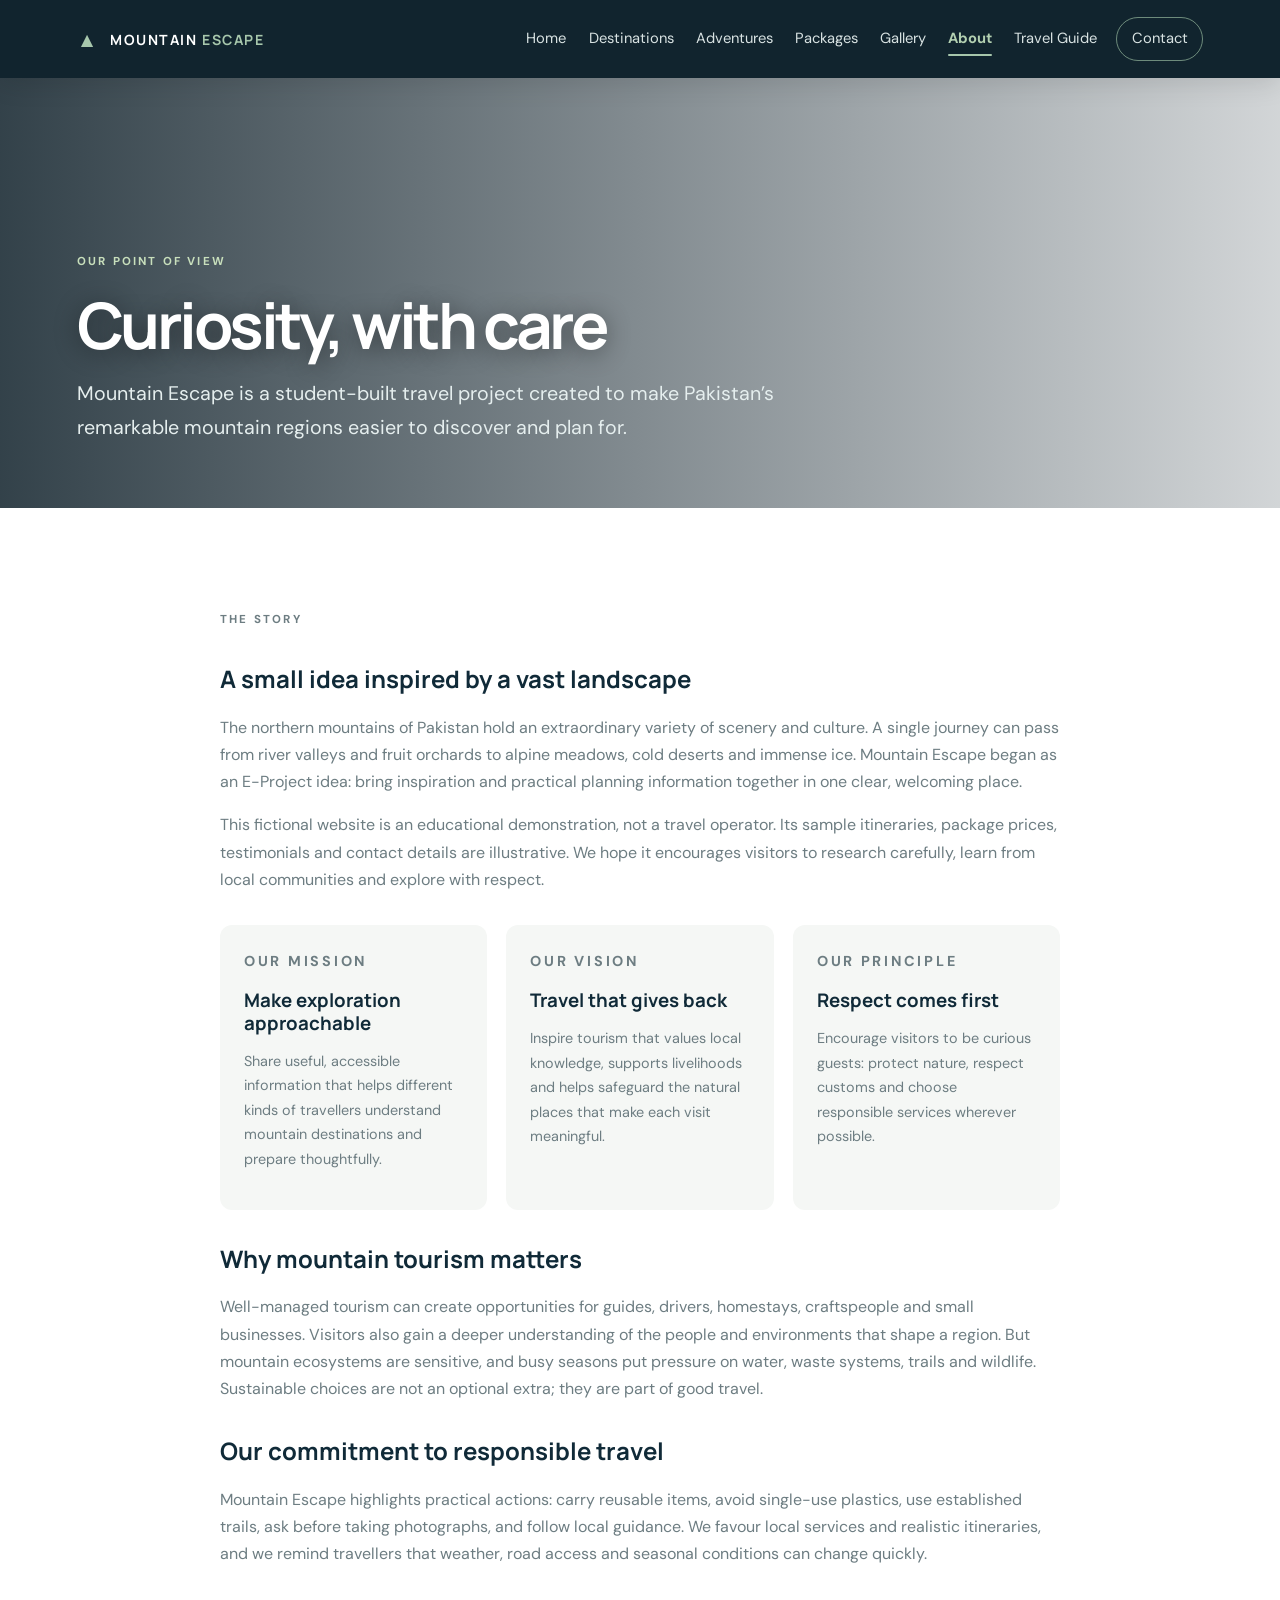
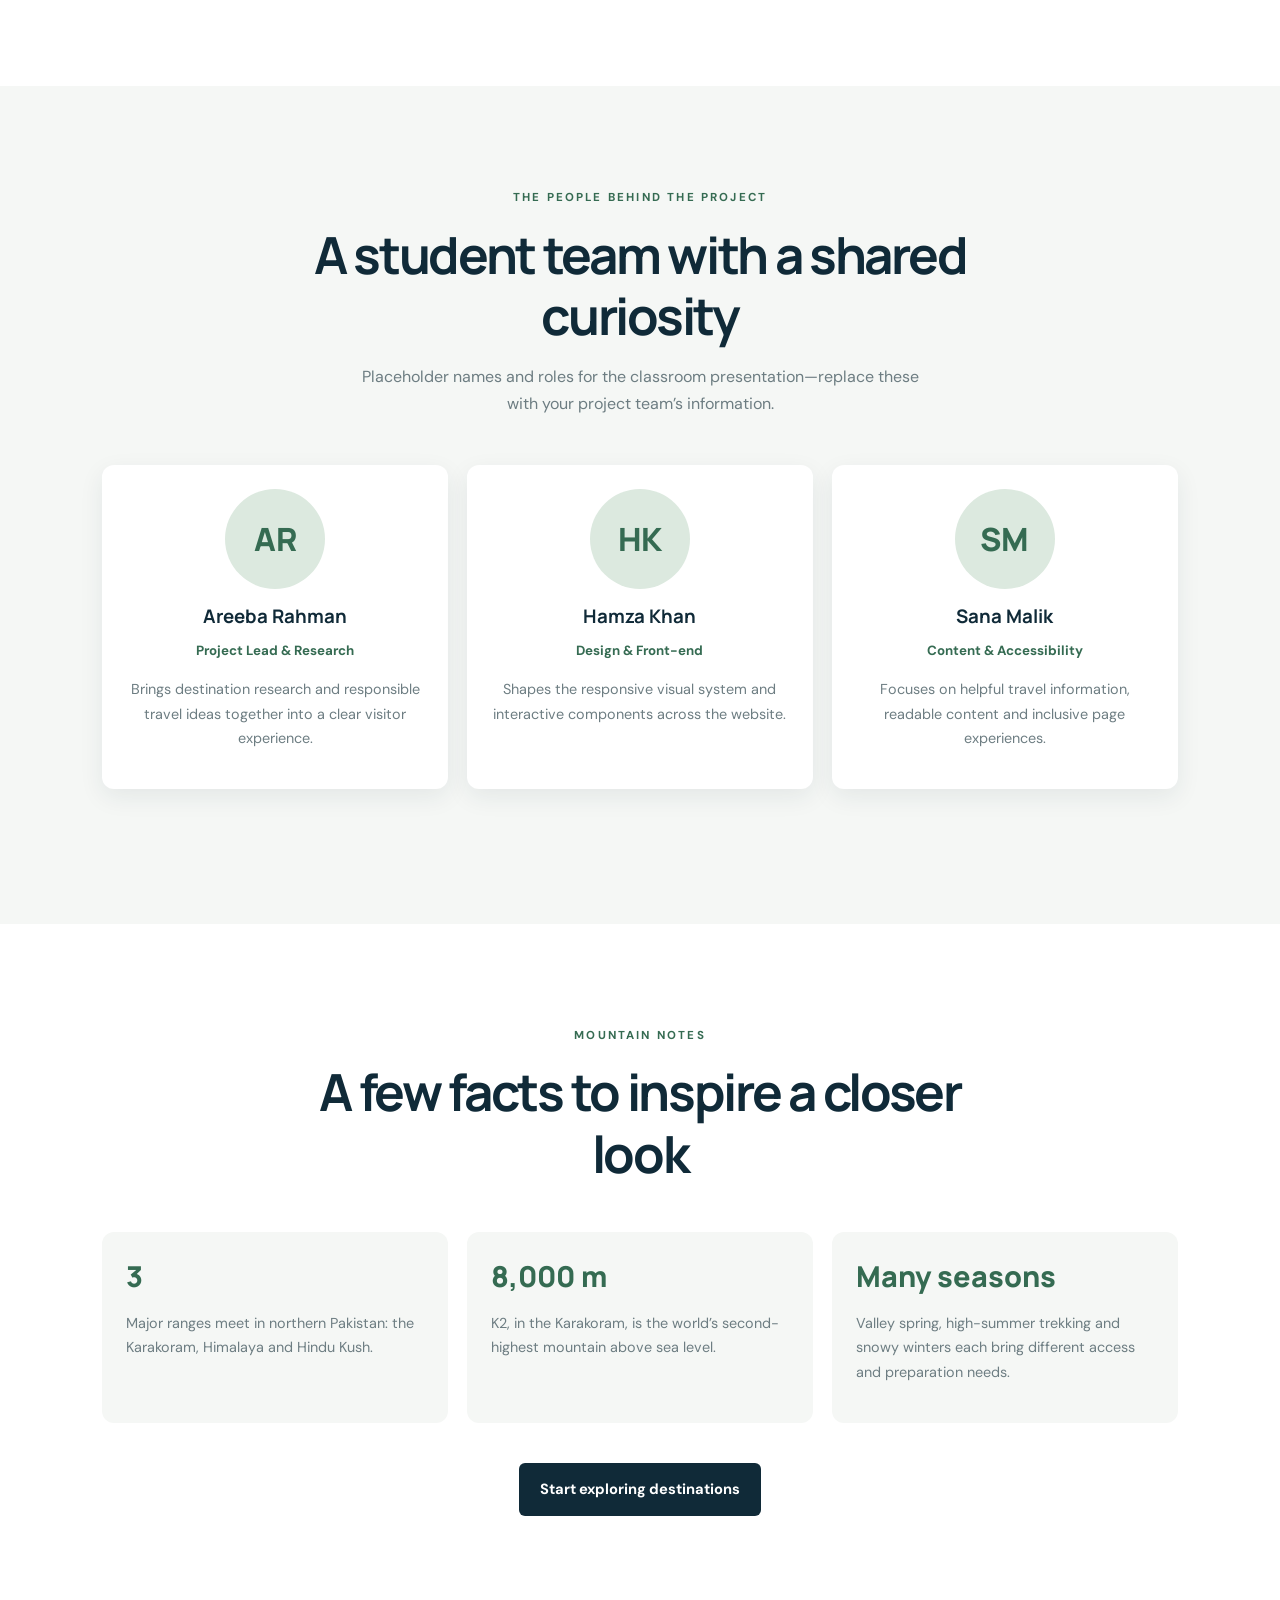
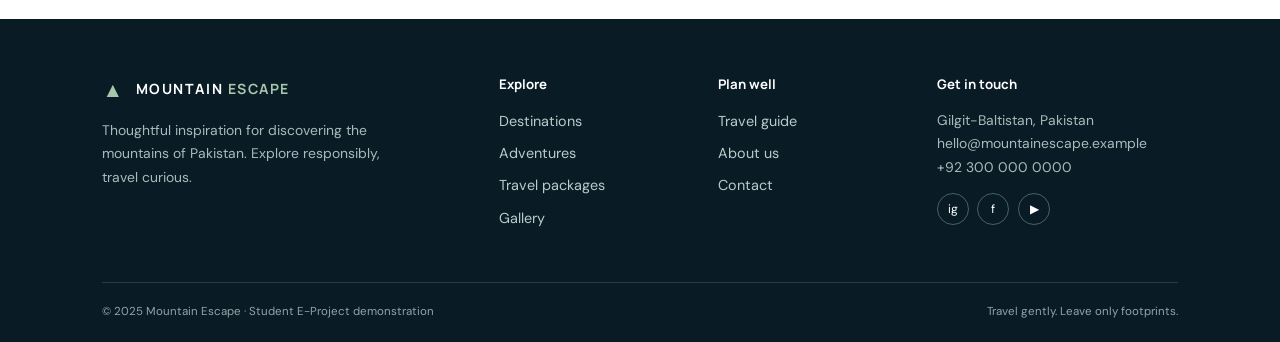
<file: about.html>
<!doctype html>
<html lang="en"><head><meta charset="utf-8"><meta name="viewport" content="width=device-width, initial-scale=1"><meta name="description" content="Learn about Mountain Escape's purpose, responsible tourism values and student project team."><title>About Mountain Escape</title><link rel="stylesheet" href="css/style.css"><script src="js/script.js" defer></script></head><body>
<a class="skip-link" href="#main">Skip to content</a><header class="site-header"><a class="brand" href="index.html"><span class="brand-mark">▲</span><span>MOUNTAIN <b>ESCAPE</b></span></a><button class="menu-toggle" aria-label="Open navigation" aria-expanded="false">☰</button><nav class="main-nav" aria-label="Main navigation"><a href="index.html">Home</a><a href="destinations.html">Destinations</a><a href="adventures.html">Adventures</a><a href="packages.html">Packages</a><a href="gallery.html">Gallery</a><a class="active" aria-current="page" href="about.html">About</a><a href="guide.html">Travel Guide</a><a class="nav-contact" href="contact.html">Contact</a></nav></header>
<main id="main"><section class="page-hero about-hero"><div class="hero-content"><p class="eyebrow">OUR POINT OF VIEW</p><h1>Curiosity, with care</h1><p class="hero-lead">Mountain Escape is a student-built travel project created to make Pakistan’s remarkable mountain regions easier to discover and plan for.</p></div></section>
<section class="section"><div class="story-block"><p class="eyebrow">THE STORY</p><h2>A small idea inspired by a vast landscape</h2><p>The northern mountains of Pakistan hold an extraordinary variety of scenery and culture. A single journey can pass from river valleys and fruit orchards to alpine meadows, cold deserts and immense ice. Mountain Escape began as an E-Project idea: bring inspiration and practical planning information together in one clear, welcoming place.</p><p>This fictional website is an educational demonstration, not a travel operator. Its sample itineraries, package prices, testimonials and contact details are illustrative. We hope it encourages visitors to research carefully, learn from local communities and explore with respect.</p><div class="values-grid"><article class="value-card"><p class="eyebrow">OUR MISSION</p><h3>Make exploration approachable</h3><p>Share useful, accessible information that helps different kinds of travellers understand mountain destinations and prepare thoughtfully.</p></article><article class="value-card"><p class="eyebrow">OUR VISION</p><h3>Travel that gives back</h3><p>Inspire tourism that values local knowledge, supports livelihoods and helps safeguard the natural places that make each visit meaningful.</p></article><article class="value-card"><p class="eyebrow">OUR PRINCIPLE</p><h3>Respect comes first</h3><p>Encourage visitors to be curious guests: protect nature, respect customs and choose responsible services wherever possible.</p></article></div>
<h2>Why mountain tourism matters</h2><p>Well-managed tourism can create opportunities for guides, drivers, homestays, craftspeople and small businesses. Visitors also gain a deeper understanding of the people and environments that shape a region. But mountain ecosystems are sensitive, and busy seasons put pressure on water, waste systems, trails and wildlife. Sustainable choices are not an optional extra; they are part of good travel.</p><h2>Our commitment to responsible travel</h2><p>Mountain Escape highlights practical actions: carry reusable items, avoid single-use plastics, use established trails, ask before taking photographs, and follow local guidance. We favour local services and realistic itineraries, and we remind travellers that weather, road access and seasonal conditions can change quickly.</p></div></section>
<section class="section section-intro"><div class="section-heading"><p class="eyebrow">THE PEOPLE BEHIND THE PROJECT</p><h2>A student team with a shared curiosity</h2><p>Placeholder names and roles for the classroom presentation—replace these with your project team’s information.</p></div><div class="team-grid"><article class="team-card"><div class="team-photo" aria-hidden="true">AR</div><h3>Areeba Rahman</h3><small>Project Lead & Research</small><p>Brings destination research and responsible travel ideas together into a clear visitor experience.</p></article><article class="team-card"><div class="team-photo" aria-hidden="true">HK</div><h3>Hamza Khan</h3><small>Design & Front-end</small><p>Shapes the responsive visual system and interactive components across the website.</p></article><article class="team-card"><div class="team-photo" aria-hidden="true">SM</div><h3>Sana Malik</h3><small>Content & Accessibility</small><p>Focuses on helpful travel information, readable content and inclusive page experiences.</p></article></div></section>
<section class="section"><div class="section-heading"><p class="eyebrow">MOUNTAIN NOTES</p><h2>A few facts to inspire a closer look</h2></div><div class="fact-grid"><article class="fact-card"><strong>3</strong><p>Major ranges meet in northern Pakistan: the Karakoram, Himalaya and Hindu Kush.</p></article><article class="fact-card"><strong>8,000 m</strong><p>K2, in the Karakoram, is the world’s second-highest mountain above sea level.</p></article><article class="fact-card"><strong>Many seasons</strong><p>Valley spring, high-summer trekking and snowy winters each bring different access and preparation needs.</p></article></div><p class="centered"><a class="button button-dark" href="destinations.html">Start exploring destinations</a></p></section></main>
<footer class="site-footer"><div class="footer-main"><div class="footer-about"><a class="brand brand-footer" href="index.html"><span class="brand-mark">▲</span><span>MOUNTAIN <b>ESCAPE</b></span></a><p>Thoughtful inspiration for discovering the mountains of Pakistan. Explore responsibly, travel curious.</p></div><div><h2>Explore</h2><a href="destinations.html">Destinations</a><a href="adventures.html">Adventures</a><a href="packages.html">Travel packages</a><a href="gallery.html">Gallery</a></div><div><h2>Plan well</h2><a href="guide.html">Travel guide</a><a href="about.html">About us</a><a href="contact.html">Contact</a></div><div><h2>Get in touch</h2><p>Gilgit-Baltistan, Pakistan<br>hello@mountainescape.example<br>+92 300 000 0000</p><div class="social-links"><a href="https://www.instagram.com/" target="_blank" rel="noopener noreferrer" aria-label="Instagram (replace link)">ig</a><a href="https://www.facebook.com/" target="_blank" rel="noopener noreferrer" aria-label="Facebook (replace link)">f</a><a href="https://www.youtube.com/" target="_blank" rel="noopener noreferrer" aria-label="YouTube (replace link)">▶</a></div></div></div><div class="footer-bottom"><span>© 2025 Mountain Escape · Student E-Project demonstration</span><span>Travel gently. Leave only footprints.</span></div></footer></body></html>
</file>
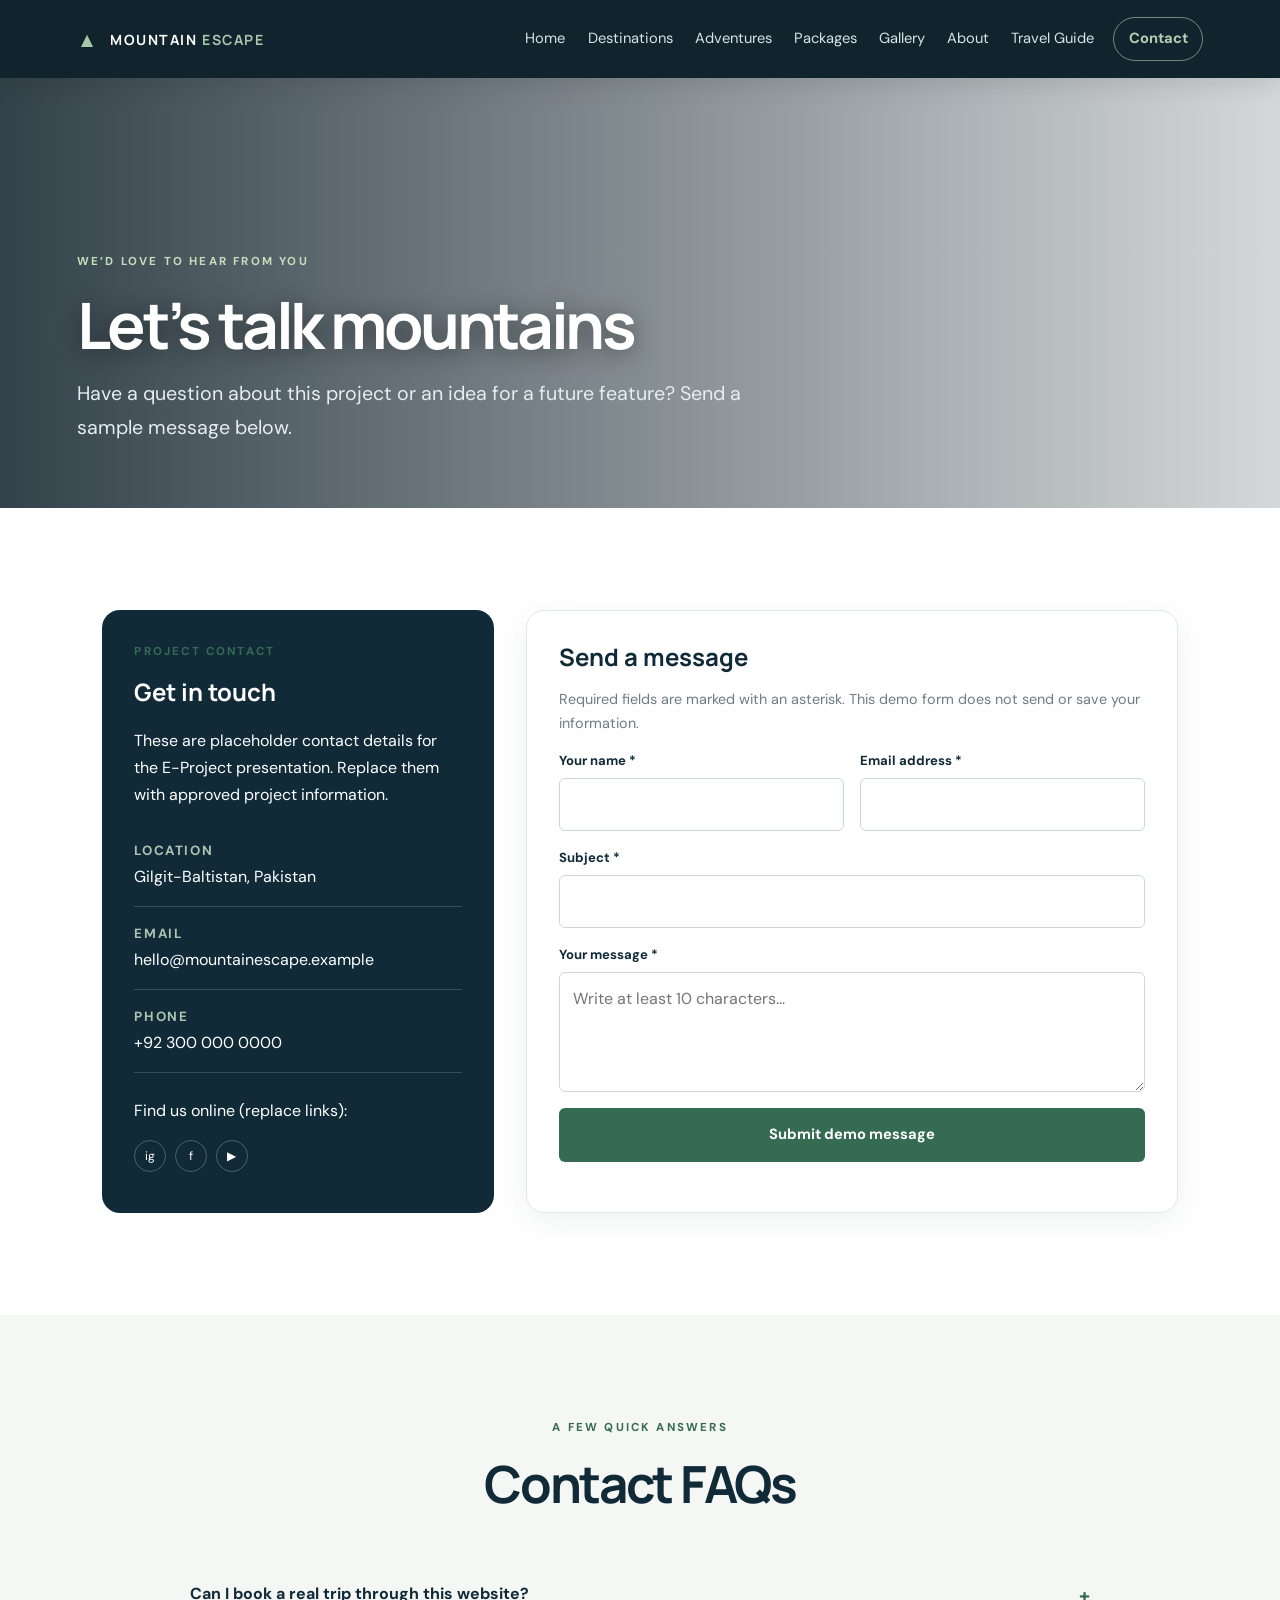
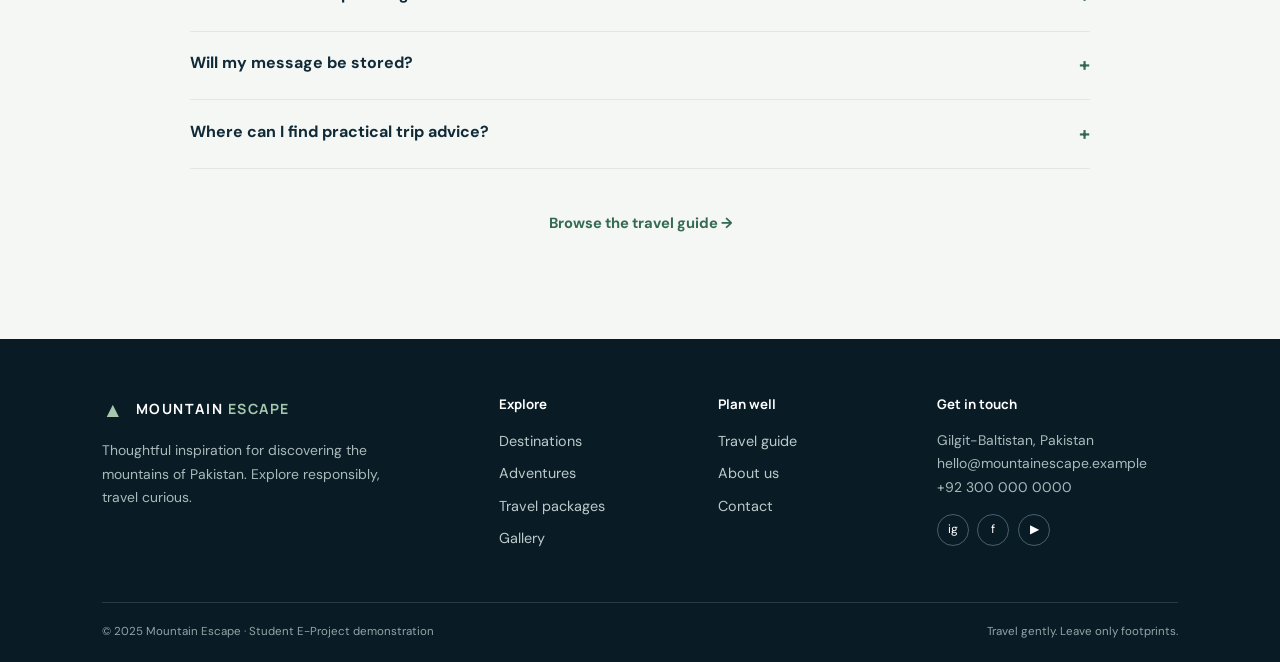
<file: contact.html>
<!doctype html>
<html lang="en"><head><meta charset="utf-8"><meta name="viewport" content="width=device-width, initial-scale=1"><meta name="description" content="Contact the Mountain Escape student project or send a demo message."><title>Contact Mountain Escape</title><link rel="stylesheet" href="css/style.css"><script src="js/script.js" defer></script></head><body>
<a class="skip-link" href="#main">Skip to content</a><header class="site-header"><a class="brand" href="index.html"><span class="brand-mark">▲</span><span>MOUNTAIN <b>ESCAPE</b></span></a><button class="menu-toggle" aria-label="Open navigation" aria-expanded="false">☰</button><nav class="main-nav" aria-label="Main navigation"><a href="index.html">Home</a><a href="destinations.html">Destinations</a><a href="adventures.html">Adventures</a><a href="packages.html">Packages</a><a href="gallery.html">Gallery</a><a href="about.html">About</a><a href="guide.html">Travel Guide</a><a class="nav-contact active" aria-current="page" href="contact.html">Contact</a></nav></header>
<main id="main"><section class="page-hero contact-hero"><div class="hero-content"><p class="eyebrow">WE’D LOVE TO HEAR FROM YOU</p><h1>Let’s talk mountains</h1><p class="hero-lead">Have a question about this project or an idea for a future feature? Send a sample message below.</p></div></section>
<section class="section"><div class="contact-layout"><aside class="contact-card"><p class="eyebrow">PROJECT CONTACT</p><h2>Get in touch</h2><p>These are placeholder contact details for the E-Project presentation. Replace them with approved project information.</p><div class="contact-method"><small>LOCATION</small>Gilgit-Baltistan, Pakistan</div><div class="contact-method"><small>EMAIL</small><a href="mailto:hello@mountainescape.example">hello@mountainescape.example</a></div><div class="contact-method"><small>PHONE</small><a href="tel:+923000000000">+92 300 000 0000</a></div><p class="social-label">Find us online (replace links):</p><div class="social-links"><a href="https://www.instagram.com/" target="_blank" rel="noopener noreferrer" aria-label="Instagram placeholder">ig</a><a href="https://www.facebook.com/" target="_blank" rel="noopener noreferrer" aria-label="Facebook placeholder">f</a><a href="https://www.youtube.com/" target="_blank" rel="noopener noreferrer" aria-label="YouTube placeholder">▶</a></div></aside>
<form class="form-panel demo-form" data-success="Thank you for your message! This was a demo submission only; no message was sent or stored."><h2>Send a message</h2><p>Required fields are marked with an asterisk. This demo form does not send or save your information.</p><div class="form-grid"><div class="field"><label for="contact-name">Your name *</label><input id="contact-name" name="name" autocomplete="name" required></div><div class="field"><label for="contact-email">Email address *</label><input id="contact-email" name="email" type="email" autocomplete="email" required></div><div class="field full"><label for="contact-subject">Subject *</label><input id="contact-subject" name="subject" required></div><div class="field full"><label for="contact-message">Your message *</label><textarea id="contact-message" name="message" minlength="10" required placeholder="Write at least 10 characters..."></textarea></div><div class="field full"><button class="button button-primary" type="submit">Submit demo message</button><p class="success-message" aria-live="polite"></p></div></div></form></div></section>
<section class="section section-intro"><div class="section-heading"><p class="eyebrow">A FEW QUICK ANSWERS</p><h2>Contact FAQs</h2></div><div class="accordion"><div class="accordion-item"><button class="accordion-trigger" aria-expanded="false" aria-controls="contact-faq-one">Can I book a real trip through this website?<span aria-hidden="true">+</span></button><div class="accordion-panel" id="contact-faq-one" hidden><p>No. Mountain Escape is a student demonstration. Package information and forms are illustrative and are not connected to a booking service.</p></div></div><div class="accordion-item"><button class="accordion-trigger" aria-expanded="false" aria-controls="contact-faq-two">Will my message be stored?<span aria-hidden="true">+</span></button><div class="accordion-panel" id="contact-faq-two" hidden><p>No. Form validation and confirmation happen in your browser only. The site has no server-side form handler or data storage.</p></div></div><div class="accordion-item"><button class="accordion-trigger" aria-expanded="false" aria-controls="contact-faq-three">Where can I find practical trip advice?<span aria-hidden="true">+</span></button><div class="accordion-panel" id="contact-faq-three" hidden><p>Visit our Travel Guide for general season, packing and safety information. Always verify current local conditions and seek qualified advice for your itinerary.</p></div></div></div><p class="centered"><a class="text-link" href="guide.html">Browse the travel guide →</a></p></section></main>
<footer class="site-footer"><div class="footer-main"><div class="footer-about"><a class="brand brand-footer" href="index.html"><span class="brand-mark">▲</span><span>MOUNTAIN <b>ESCAPE</b></span></a><p>Thoughtful inspiration for discovering the mountains of Pakistan. Explore responsibly, travel curious.</p></div><div><h2>Explore</h2><a href="destinations.html">Destinations</a><a href="adventures.html">Adventures</a><a href="packages.html">Travel packages</a><a href="gallery.html">Gallery</a></div><div><h2>Plan well</h2><a href="guide.html">Travel guide</a><a href="about.html">About us</a><a href="contact.html">Contact</a></div><div><h2>Get in touch</h2><p>Gilgit-Baltistan, Pakistan<br>hello@mountainescape.example<br>+92 300 000 0000</p><div class="social-links"><a href="https://www.instagram.com/" target="_blank" rel="noopener noreferrer" aria-label="Instagram (replace link)">ig</a><a href="https://www.facebook.com/" target="_blank" rel="noopener noreferrer" aria-label="Facebook (replace link)">f</a><a href="https://www.youtube.com/" target="_blank" rel="noopener noreferrer" aria-label="YouTube (replace link)">▶</a></div></div></div><div class="footer-bottom"><span>© 2025 Mountain Escape · Student E-Project demonstration</span><span>Travel gently. Leave only footprints.</span></div></footer></body></html>
</file>
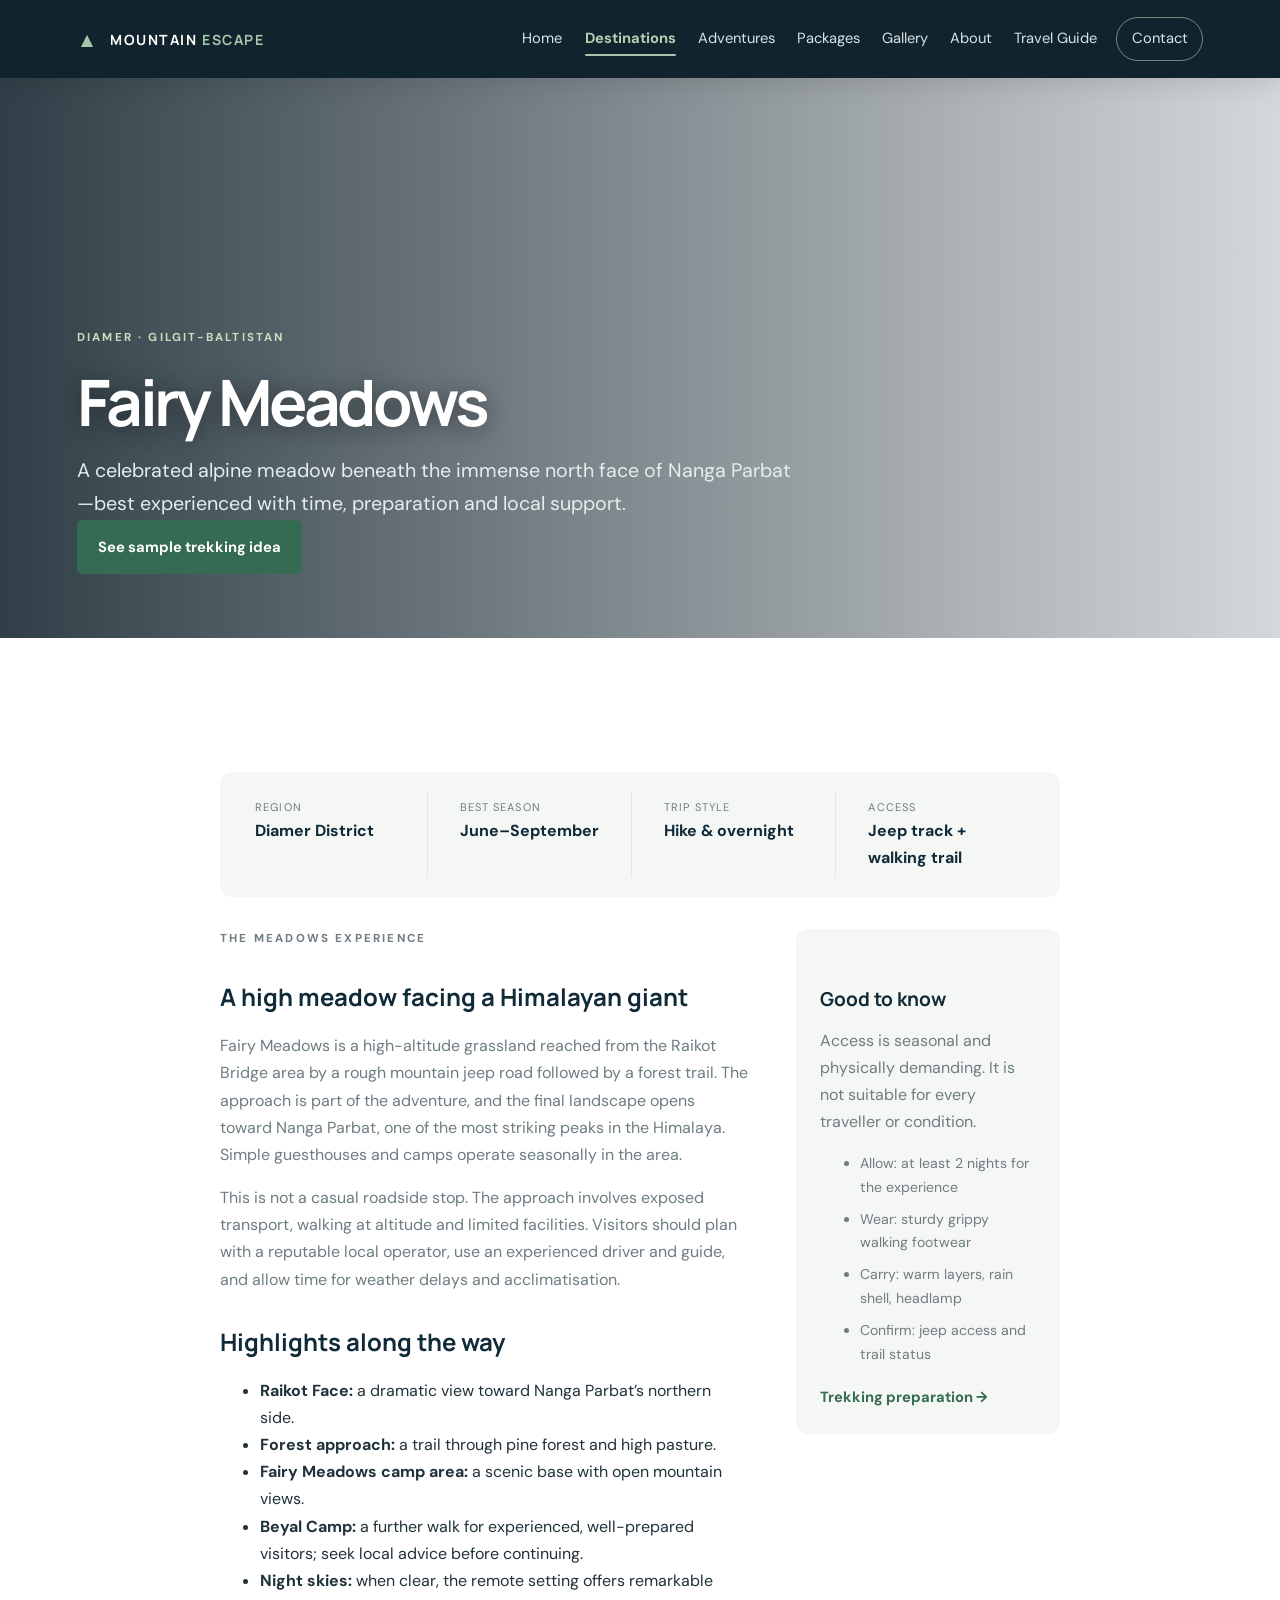
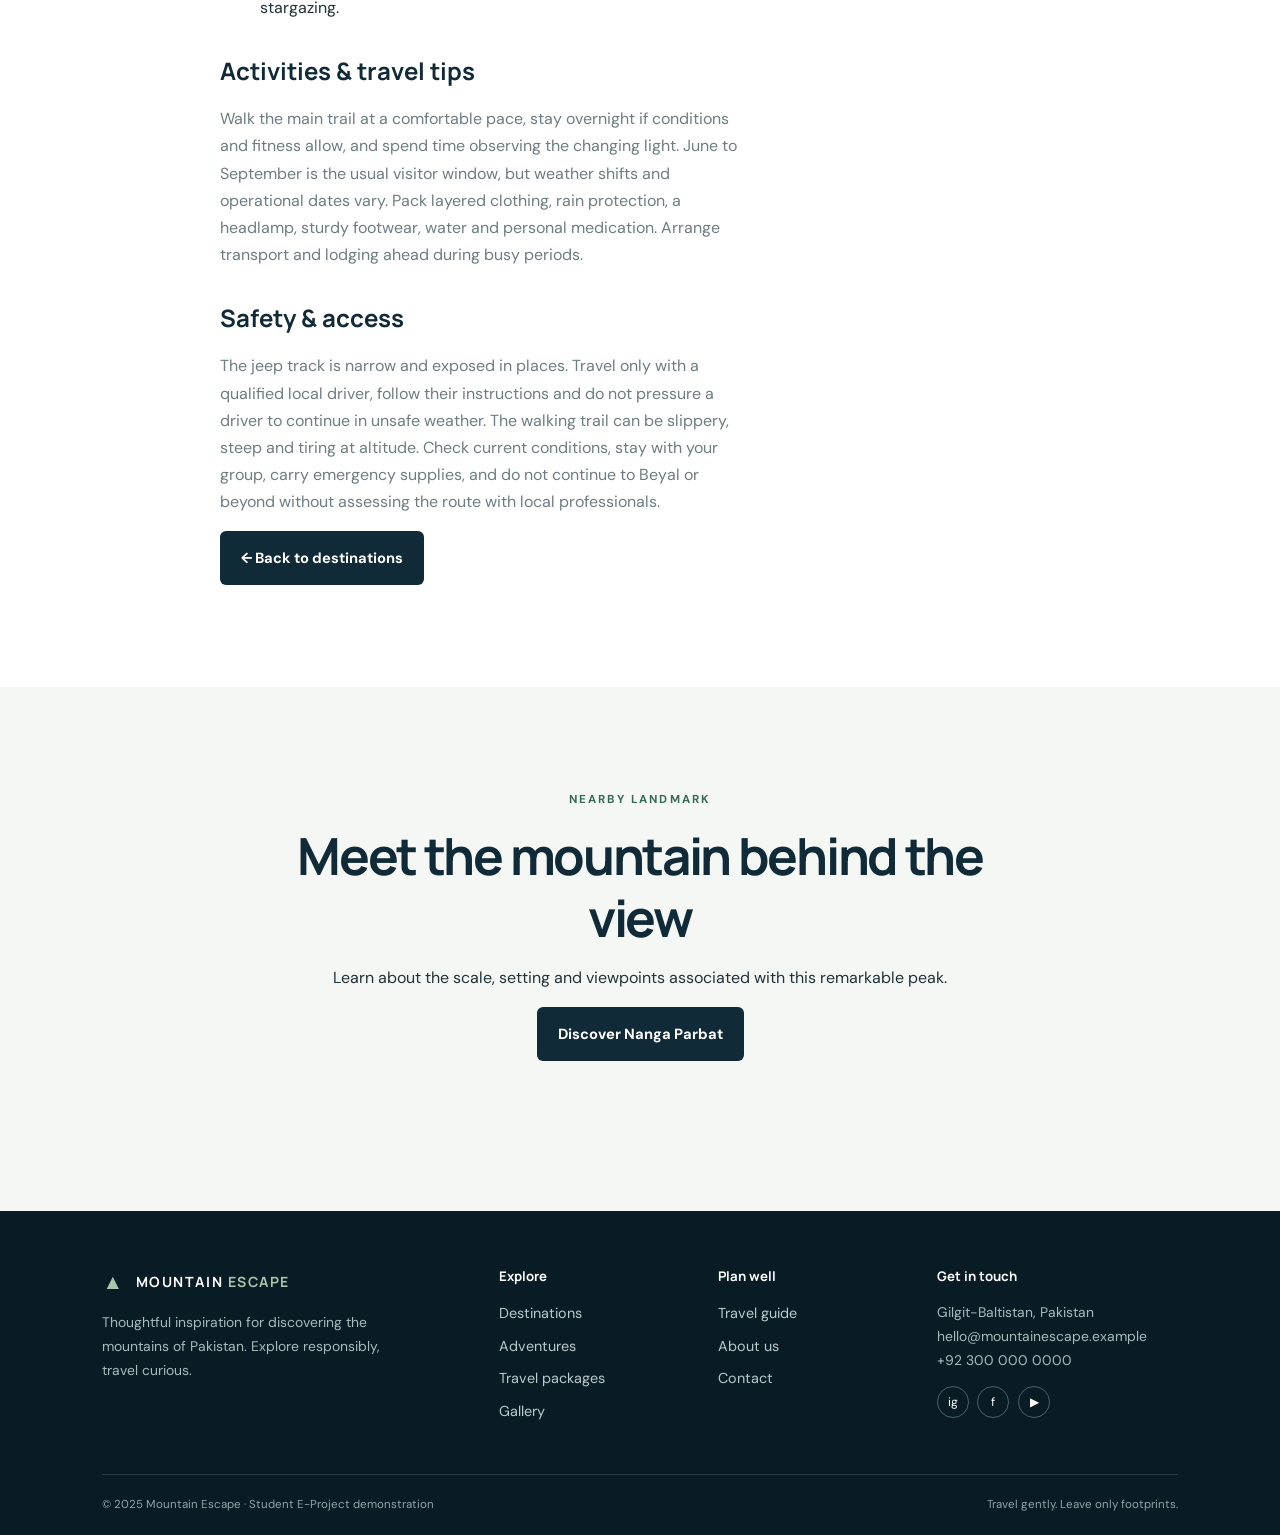
<file: fairy-meadows.html>
<!doctype html>
<html lang="en"><head><meta charset="utf-8"><meta name="viewport" content="width=device-width, initial-scale=1"><meta name="description" content="Discover Fairy Meadows, a high alpine meadow with views toward Nanga Parbat, and plan responsibly."><title>Fairy Meadows | Mountain Escape</title><link rel="stylesheet" href="css/style.css"><script src="js/script.js" defer></script></head><body>
<a class="skip-link" href="#main">Skip to content</a><header class="site-header"><a class="brand" href="index.html"><span class="brand-mark">▲</span><span>MOUNTAIN <b>ESCAPE</b></span></a><button class="menu-toggle" aria-label="Open navigation" aria-expanded="false">☰</button><nav class="main-nav" aria-label="Main navigation"><a href="index.html">Home</a><a class="active" aria-current="page" href="destinations.html">Destinations</a><a href="adventures.html">Adventures</a><a href="packages.html">Packages</a><a href="gallery.html">Gallery</a><a href="about.html">About</a><a href="guide.html">Travel Guide</a><a class="nav-contact" href="contact.html">Contact</a></nav></header>
<main id="main"><section class="page-hero detail-hero fairy-bg"><div class="hero-content"><p class="eyebrow">DIAMER · GILGIT-BALTISTAN</p><h1>Fairy Meadows</h1><p class="hero-lead">A celebrated alpine meadow beneath the immense north face of Nanga Parbat—best experienced with time, preparation and local support.</p><a class="button button-primary" href="packages.html">See sample trekking idea</a></div></section><section class="section"><div class="story-block"><div class="detail-facts"><div><small>REGION</small><b>Diamer District</b></div><div><small>BEST SEASON</small><b>June–September</b></div><div><small>TRIP STYLE</small><b>Hike & overnight</b></div><div><small>ACCESS</small><b>Jeep track + walking trail</b></div></div><div class="detail-layout"><article><p class="eyebrow">THE MEADOWS EXPERIENCE</p><h2>A high meadow facing a Himalayan giant</h2><p>Fairy Meadows is a high-altitude grassland reached from the Raikot Bridge area by a rough mountain jeep road followed by a forest trail. The approach is part of the adventure, and the final landscape opens toward Nanga Parbat, one of the most striking peaks in the Himalaya. Simple guesthouses and camps operate seasonally in the area.</p><p>This is not a casual roadside stop. The approach involves exposed transport, walking at altitude and limited facilities. Visitors should plan with a reputable local operator, use an experienced driver and guide, and allow time for weather delays and acclimatisation.</p><h2 id="attractions">Highlights along the way</h2><ul><li><b>Raikot Face:</b> a dramatic view toward Nanga Parbat’s northern side.</li><li><b>Forest approach:</b> a trail through pine forest and high pasture.</li><li><b>Fairy Meadows camp area:</b> a scenic base with open mountain views.</li><li><b>Beyal Camp:</b> a further walk for experienced, well-prepared visitors; seek local advice before continuing.</li><li><b>Night skies:</b> when clear, the remote setting offers remarkable stargazing.</li></ul><h2>Activities & travel tips</h2><p>Walk the main trail at a comfortable pace, stay overnight if conditions and fitness allow, and spend time observing the changing light. June to September is the usual visitor window, but weather shifts and operational dates vary. Pack layered clothing, rain protection, a headlamp, sturdy footwear, water and personal medication. Arrange transport and lodging ahead during busy periods.</p><h2>Safety & access</h2><p>The jeep track is narrow and exposed in places. Travel only with a qualified local driver, follow their instructions and do not pressure a driver to continue in unsafe weather. The walking trail can be slippery, steep and tiring at altitude. Check current conditions, stay with your group, carry emergency supplies, and do not continue to Beyal or beyond without assessing the route with local professionals.</p><a class="button button-dark" href="destinations.html">← Back to destinations</a></article><aside><h2>Good to know</h2><p>Access is seasonal and physically demanding. It is not suitable for every traveller or condition.</p><ul><li>Allow: at least 2 nights for the experience</li><li>Wear: sturdy grippy walking footwear</li><li>Carry: warm layers, rain shell, headlamp</li><li>Confirm: jeep access and trail status</li></ul><a class="text-link" href="adventures.html#trekking">Trekking preparation →</a></aside></div></div></section><section class="section section-intro"><div class="section-heading"><p class="eyebrow">NEARBY LANDMARK</p><h2>Meet the mountain behind the view</h2><p>Learn about the scale, setting and viewpoints associated with this remarkable peak.</p><a class="button button-dark" href="nanga-parbat.html">Discover Nanga Parbat</a></div></section></main>
<footer class="site-footer"><div class="footer-main"><div class="footer-about"><a class="brand brand-footer" href="index.html"><span class="brand-mark">▲</span><span>MOUNTAIN <b>ESCAPE</b></span></a><p>Thoughtful inspiration for discovering the mountains of Pakistan. Explore responsibly, travel curious.</p></div><div><h2>Explore</h2><a href="destinations.html">Destinations</a><a href="adventures.html">Adventures</a><a href="packages.html">Travel packages</a><a href="gallery.html">Gallery</a></div><div><h2>Plan well</h2><a href="guide.html">Travel guide</a><a href="about.html">About us</a><a href="contact.html">Contact</a></div><div><h2>Get in touch</h2><p>Gilgit-Baltistan, Pakistan<br>hello@mountainescape.example<br>+92 300 000 0000</p><div class="social-links"><a href="https://www.instagram.com/" target="_blank" rel="noopener noreferrer" aria-label="Instagram placeholder">ig</a><a href="https://www.facebook.com/" target="_blank" rel="noopener noreferrer" aria-label="Facebook placeholder">f</a><a href="https://www.youtube.com/" target="_blank" rel="noopener noreferrer" aria-label="YouTube placeholder">▶</a></div></div></div><div class="footer-bottom"><span>© 2025 Mountain Escape · Student E-Project demonstration</span><span>Travel gently. Leave only footprints.</span></div></footer></body></html>
</file>
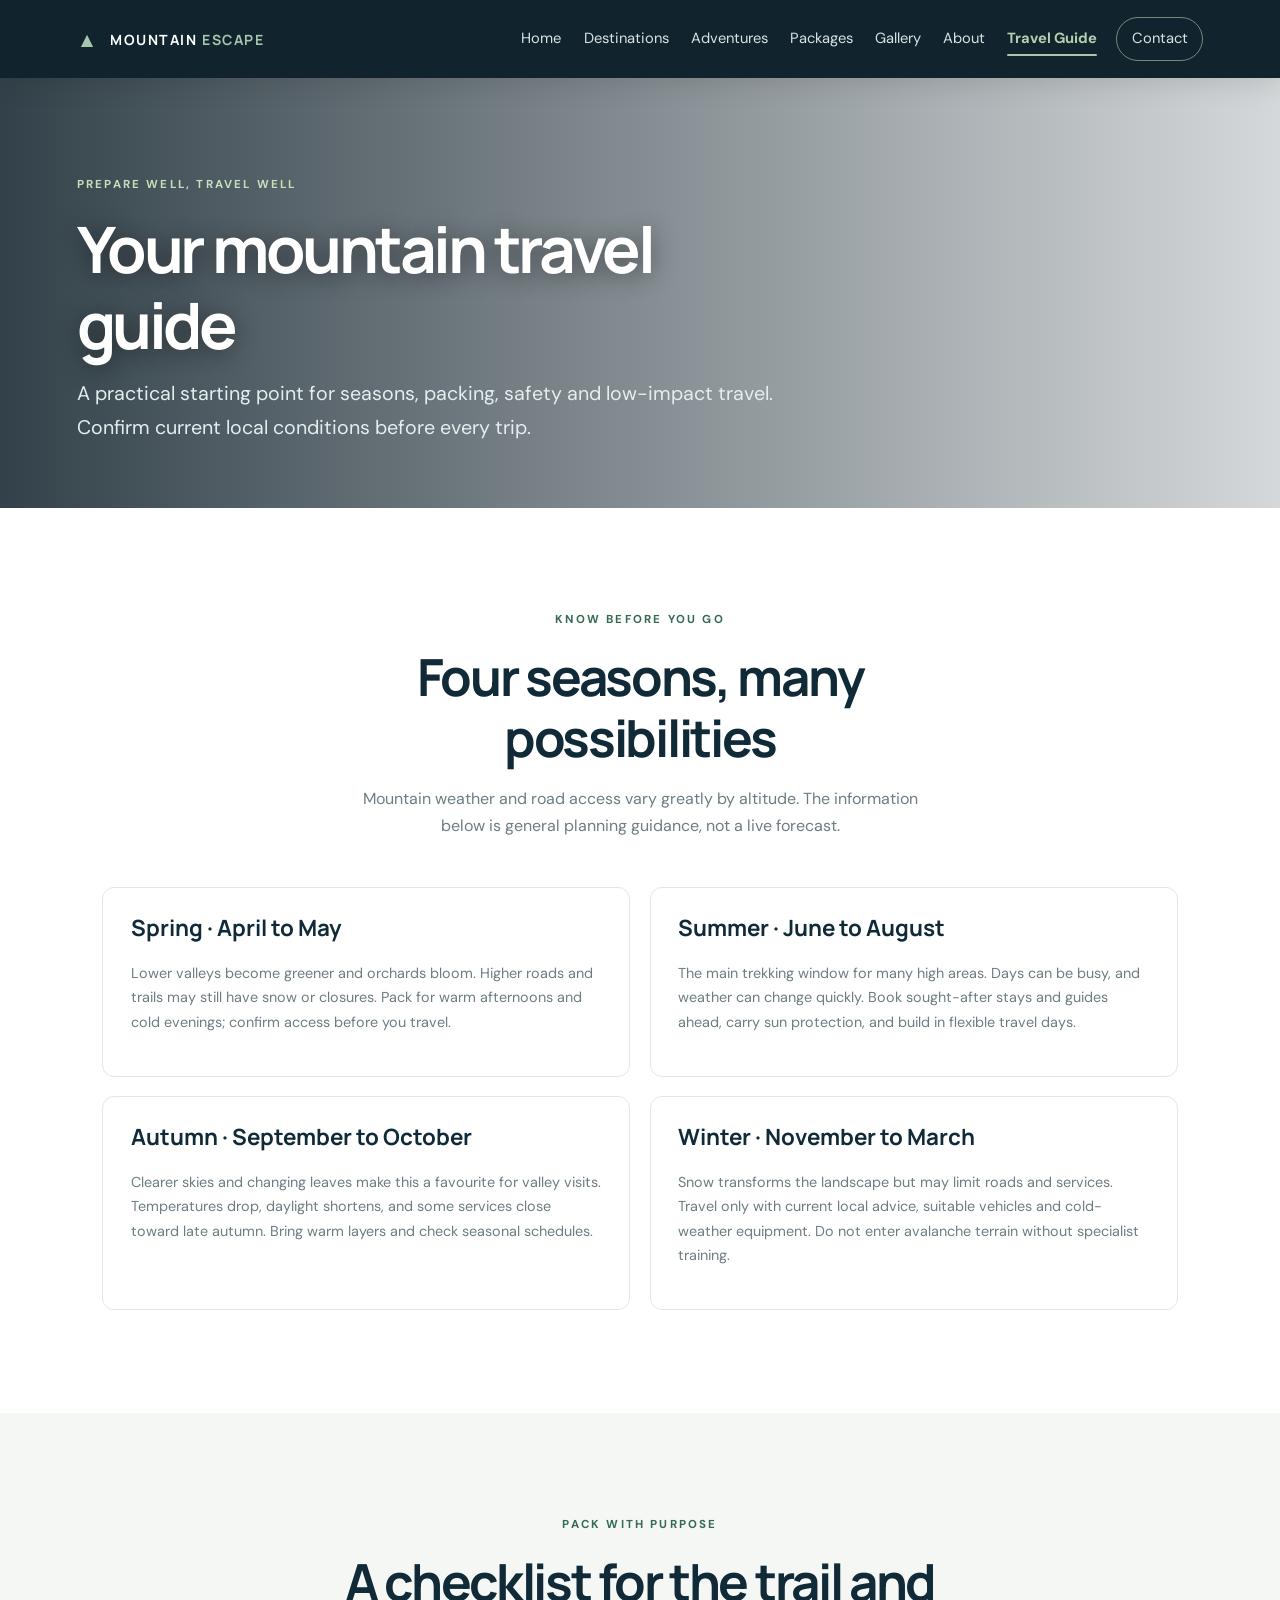
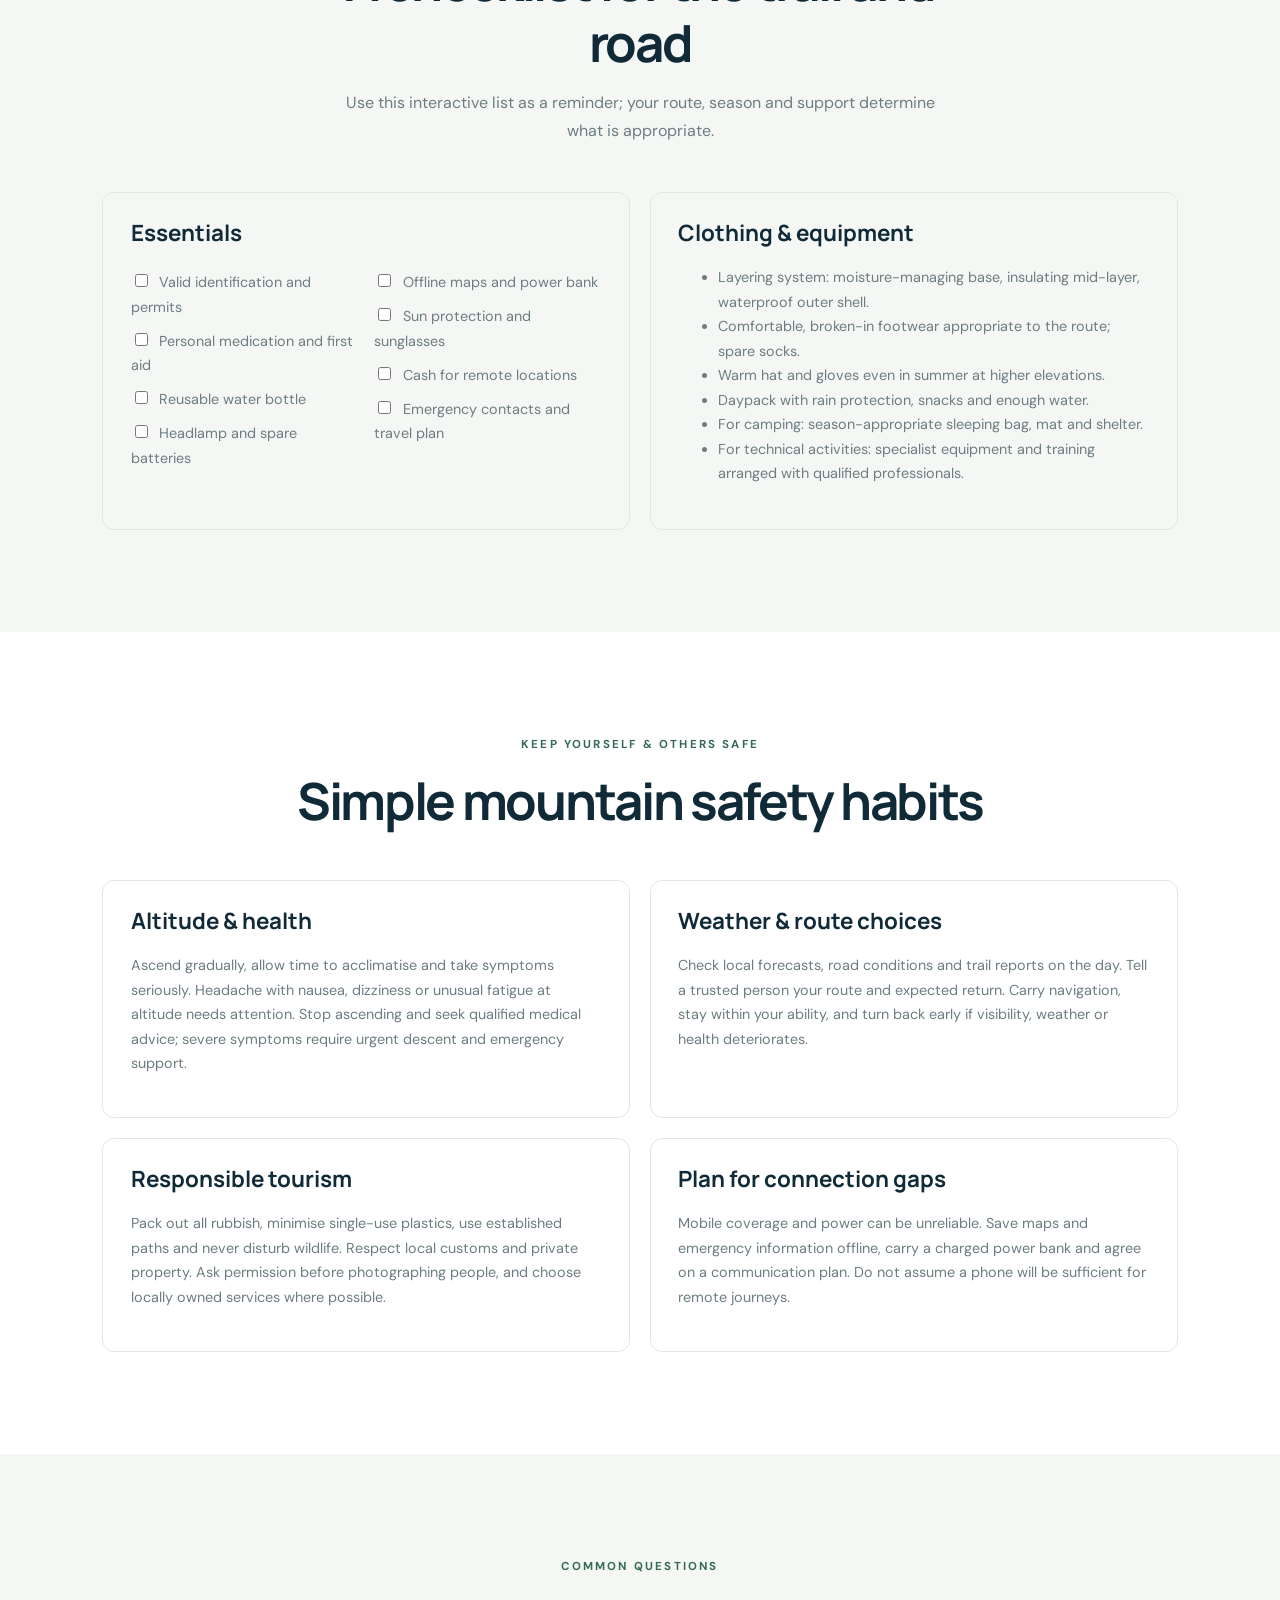
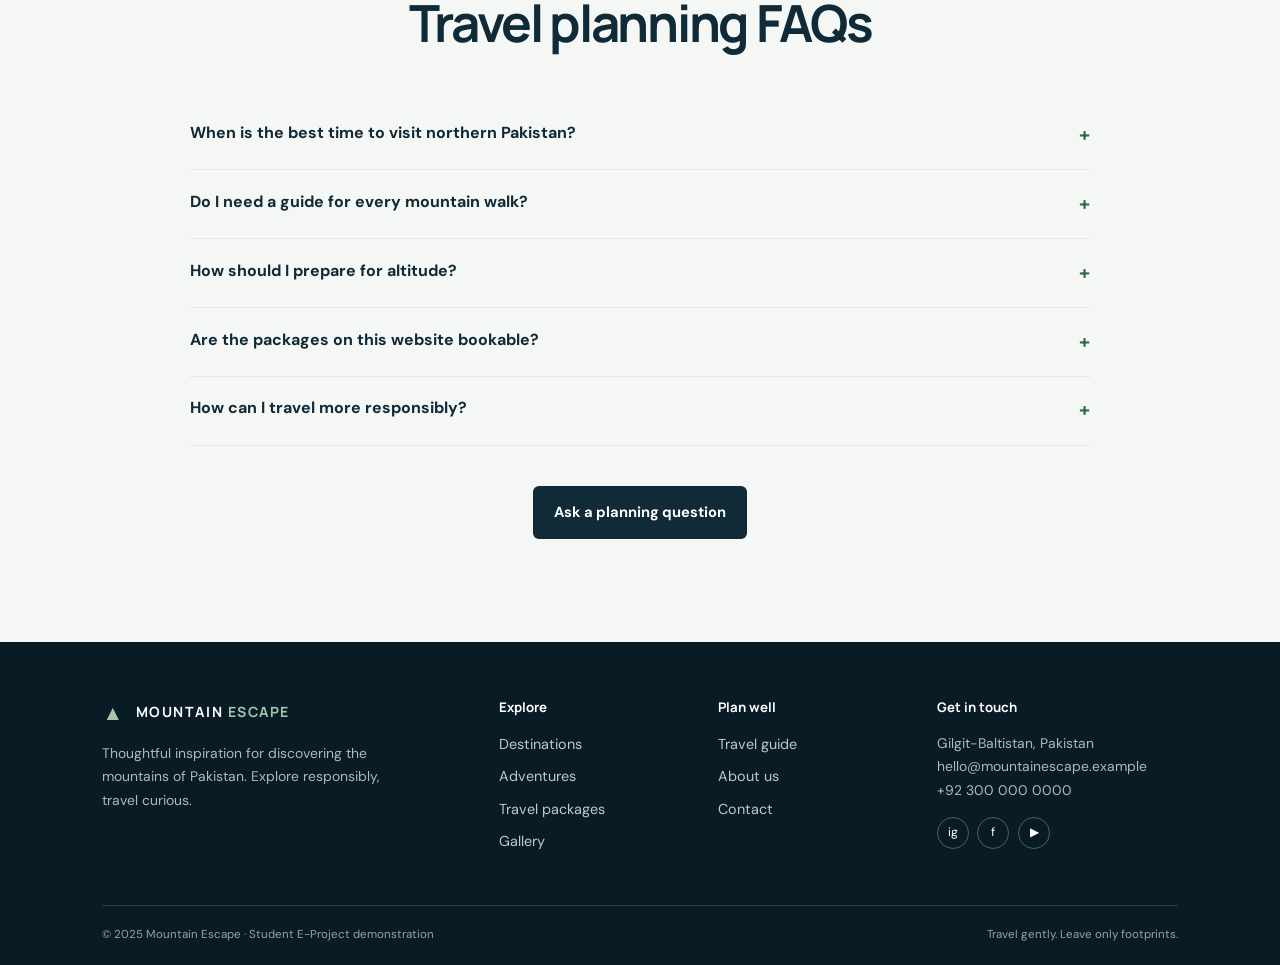
<file: guide.html>
<!doctype html>
<html lang="en"><head><meta charset="utf-8"><meta name="viewport" content="width=device-width, initial-scale=1"><meta name="description" content="Plan a safer mountain trip with seasonal advice, packing lists, safety guidance and FAQs."><title>Mountain Travel Guide | Mountain Escape</title><link rel="stylesheet" href="css/style.css"><script src="js/script.js" defer></script></head><body>
<a class="skip-link" href="#main">Skip to content</a><header class="site-header"><a class="brand" href="index.html"><span class="brand-mark">▲</span><span>MOUNTAIN <b>ESCAPE</b></span></a><button class="menu-toggle" aria-label="Open navigation" aria-expanded="false">☰</button><nav class="main-nav" aria-label="Main navigation"><a href="index.html">Home</a><a href="destinations.html">Destinations</a><a href="adventures.html">Adventures</a><a href="packages.html">Packages</a><a href="gallery.html">Gallery</a><a href="about.html">About</a><a class="active" aria-current="page" href="guide.html">Travel Guide</a><a class="nav-contact" href="contact.html">Contact</a></nav></header>
<main id="main"><section class="page-hero guide-hero"><div class="hero-content"><p class="eyebrow">PREPARE WELL, TRAVEL WELL</p><h1>Your mountain travel guide</h1><p class="hero-lead">A practical starting point for seasons, packing, safety and low-impact travel. Confirm current local conditions before every trip.</p></div></section>
<section class="section"><div class="section-heading"><p class="eyebrow">KNOW BEFORE YOU GO</p><h2>Four seasons, many possibilities</h2><p>Mountain weather and road access vary greatly by altitude. The information below is general planning guidance, not a live forecast.</p></div><div class="guide-grid"><article class="guide-card"><h2>Spring · April to May</h2><p>Lower valleys become greener and orchards bloom. Higher roads and trails may still have snow or closures. Pack for warm afternoons and cold evenings; confirm access before you travel.</p></article><article class="guide-card"><h2>Summer · June to August</h2><p>The main trekking window for many high areas. Days can be busy, and weather can change quickly. Book sought-after stays and guides ahead, carry sun protection, and build in flexible travel days.</p></article><article class="guide-card"><h2>Autumn · September to October</h2><p>Clearer skies and changing leaves make this a favourite for valley visits. Temperatures drop, daylight shortens, and some services close toward late autumn. Bring warm layers and check seasonal schedules.</p></article><article class="guide-card"><h2>Winter · November to March</h2><p>Snow transforms the landscape but may limit roads and services. Travel only with current local advice, suitable vehicles and cold-weather equipment. Do not enter avalanche terrain without specialist training.</p></article></div></section>
<section class="section section-intro"><div class="section-heading"><p class="eyebrow">PACK WITH PURPOSE</p><h2>A checklist for the trail and road</h2><p>Use this interactive list as a reminder; your route, season and support determine what is appropriate.</p></div><div class="guide-grid"><article class="guide-card"><h2>Essentials</h2><ul class="checklist"><li><label><input type="checkbox"> Valid identification and permits</label></li><li><label><input type="checkbox"> Personal medication and first aid</label></li><li><label><input type="checkbox"> Reusable water bottle</label></li><li><label><input type="checkbox"> Headlamp and spare batteries</label></li><li><label><input type="checkbox"> Offline maps and power bank</label></li><li><label><input type="checkbox"> Sun protection and sunglasses</label></li><li><label><input type="checkbox"> Cash for remote locations</label></li><li><label><input type="checkbox"> Emergency contacts and travel plan</label></li></ul></article><article class="guide-card"><h2>Clothing & equipment</h2><ul><li>Layering system: moisture-managing base, insulating mid-layer, waterproof outer shell.</li><li>Comfortable, broken-in footwear appropriate to the route; spare socks.</li><li>Warm hat and gloves even in summer at higher elevations.</li><li>Daypack with rain protection, snacks and enough water.</li><li>For camping: season-appropriate sleeping bag, mat and shelter.</li><li>For technical activities: specialist equipment and training arranged with qualified professionals.</li></ul></article></div></section>
<section class="section"><div class="section-heading"><p class="eyebrow">KEEP YOURSELF & OTHERS SAFE</p><h2>Simple mountain safety habits</h2></div><div class="guide-grid"><article class="guide-card"><h2>Altitude & health</h2><p>Ascend gradually, allow time to acclimatise and take symptoms seriously. Headache with nausea, dizziness or unusual fatigue at altitude needs attention. Stop ascending and seek qualified medical advice; severe symptoms require urgent descent and emergency support.</p></article><article class="guide-card"><h2>Weather & route choices</h2><p>Check local forecasts, road conditions and trail reports on the day. Tell a trusted person your route and expected return. Carry navigation, stay within your ability, and turn back early if visibility, weather or health deteriorates.</p></article><article class="guide-card"><h2>Responsible tourism</h2><p>Pack out all rubbish, minimise single-use plastics, use established paths and never disturb wildlife. Respect local customs and private property. Ask permission before photographing people, and choose locally owned services where possible.</p></article><article class="guide-card"><h2>Plan for connection gaps</h2><p>Mobile coverage and power can be unreliable. Save maps and emergency information offline, carry a charged power bank and agree on a communication plan. Do not assume a phone will be sufficient for remote journeys.</p></article></div></section>
<section class="section section-intro"><div class="section-heading"><p class="eyebrow">COMMON QUESTIONS</p><h2>Travel planning FAQs</h2></div><div class="accordion">
<div class="accordion-item"><button class="accordion-trigger" aria-expanded="false" aria-controls="faq-one">When is the best time to visit northern Pakistan?<span aria-hidden="true">+</span></button><div class="accordion-panel" id="faq-one" hidden><p>For many valleys and road trips, late spring through early autumn is most practical. High-altitude treks usually have a shorter summer window. Exact timing depends on destination, snowfall and current road access—verify locally.</p></div></div>
<div class="accordion-item"><button class="accordion-trigger" aria-expanded="false" aria-controls="faq-two">Do I need a guide for every mountain walk?<span aria-hidden="true">+</span></button><div class="accordion-panel" id="faq-two" hidden><p>Not every established short walk requires a guide, but a qualified local guide is strongly recommended for remote, unfamiliar, high-altitude or technically demanding routes. Follow current rules and local advice.</p></div></div>
<div class="accordion-item"><button class="accordion-trigger" aria-expanded="false" aria-controls="faq-three">How should I prepare for altitude?<span aria-hidden="true">+</span></button><div class="accordion-panel" id="faq-three" hidden><p>Plan a gradual ascent and rest days, learn the symptoms of altitude illness, and discuss individual health considerations with a medical professional before travel. Do not push upward when unwell.</p></div></div>
<div class="accordion-item"><button class="accordion-trigger" aria-expanded="false" aria-controls="faq-four">Are the packages on this website bookable?<span aria-hidden="true">+</span></button><div class="accordion-panel" id="faq-four" hidden><p>No. This is a student project. All package details and prices are sample content, and the inquiry form only displays a local confirmation—it does not contact an operator or create a reservation.</p></div></div>
<div class="accordion-item"><button class="accordion-trigger" aria-expanded="false" aria-controls="faq-five">How can I travel more responsibly?<span aria-hidden="true">+</span></button><div class="accordion-panel" id="faq-five" hidden><p>Use local guides and businesses, carry reusable essentials, avoid litter, respect culture and wildlife, and choose an itinerary that leaves time rather than rushing through communities and landscapes.</p></div></div></div><p class="centered"><a class="button button-dark" href="contact.html">Ask a planning question</a></p></section></main>
<footer class="site-footer"><div class="footer-main"><div class="footer-about"><a class="brand brand-footer" href="index.html"><span class="brand-mark">▲</span><span>MOUNTAIN <b>ESCAPE</b></span></a><p>Thoughtful inspiration for discovering the mountains of Pakistan. Explore responsibly, travel curious.</p></div><div><h2>Explore</h2><a href="destinations.html">Destinations</a><a href="adventures.html">Adventures</a><a href="packages.html">Travel packages</a><a href="gallery.html">Gallery</a></div><div><h2>Plan well</h2><a href="guide.html">Travel guide</a><a href="about.html">About us</a><a href="contact.html">Contact</a></div><div><h2>Get in touch</h2><p>Gilgit-Baltistan, Pakistan<br>hello@mountainescape.example<br>+92 300 000 0000</p><div class="social-links"><a href="https://www.instagram.com/" target="_blank" rel="noopener noreferrer" aria-label="Instagram (replace link)">ig</a><a href="https://www.facebook.com/" target="_blank" rel="noopener noreferrer" aria-label="Facebook (replace link)">f</a><a href="https://www.youtube.com/" target="_blank" rel="noopener noreferrer" aria-label="YouTube (replace link)">▶</a></div></div></div><div class="footer-bottom"><span>© 2025 Mountain Escape · Student E-Project demonstration</span><span>Travel gently. Leave only footprints.</span></div></footer></body></html>
</file>
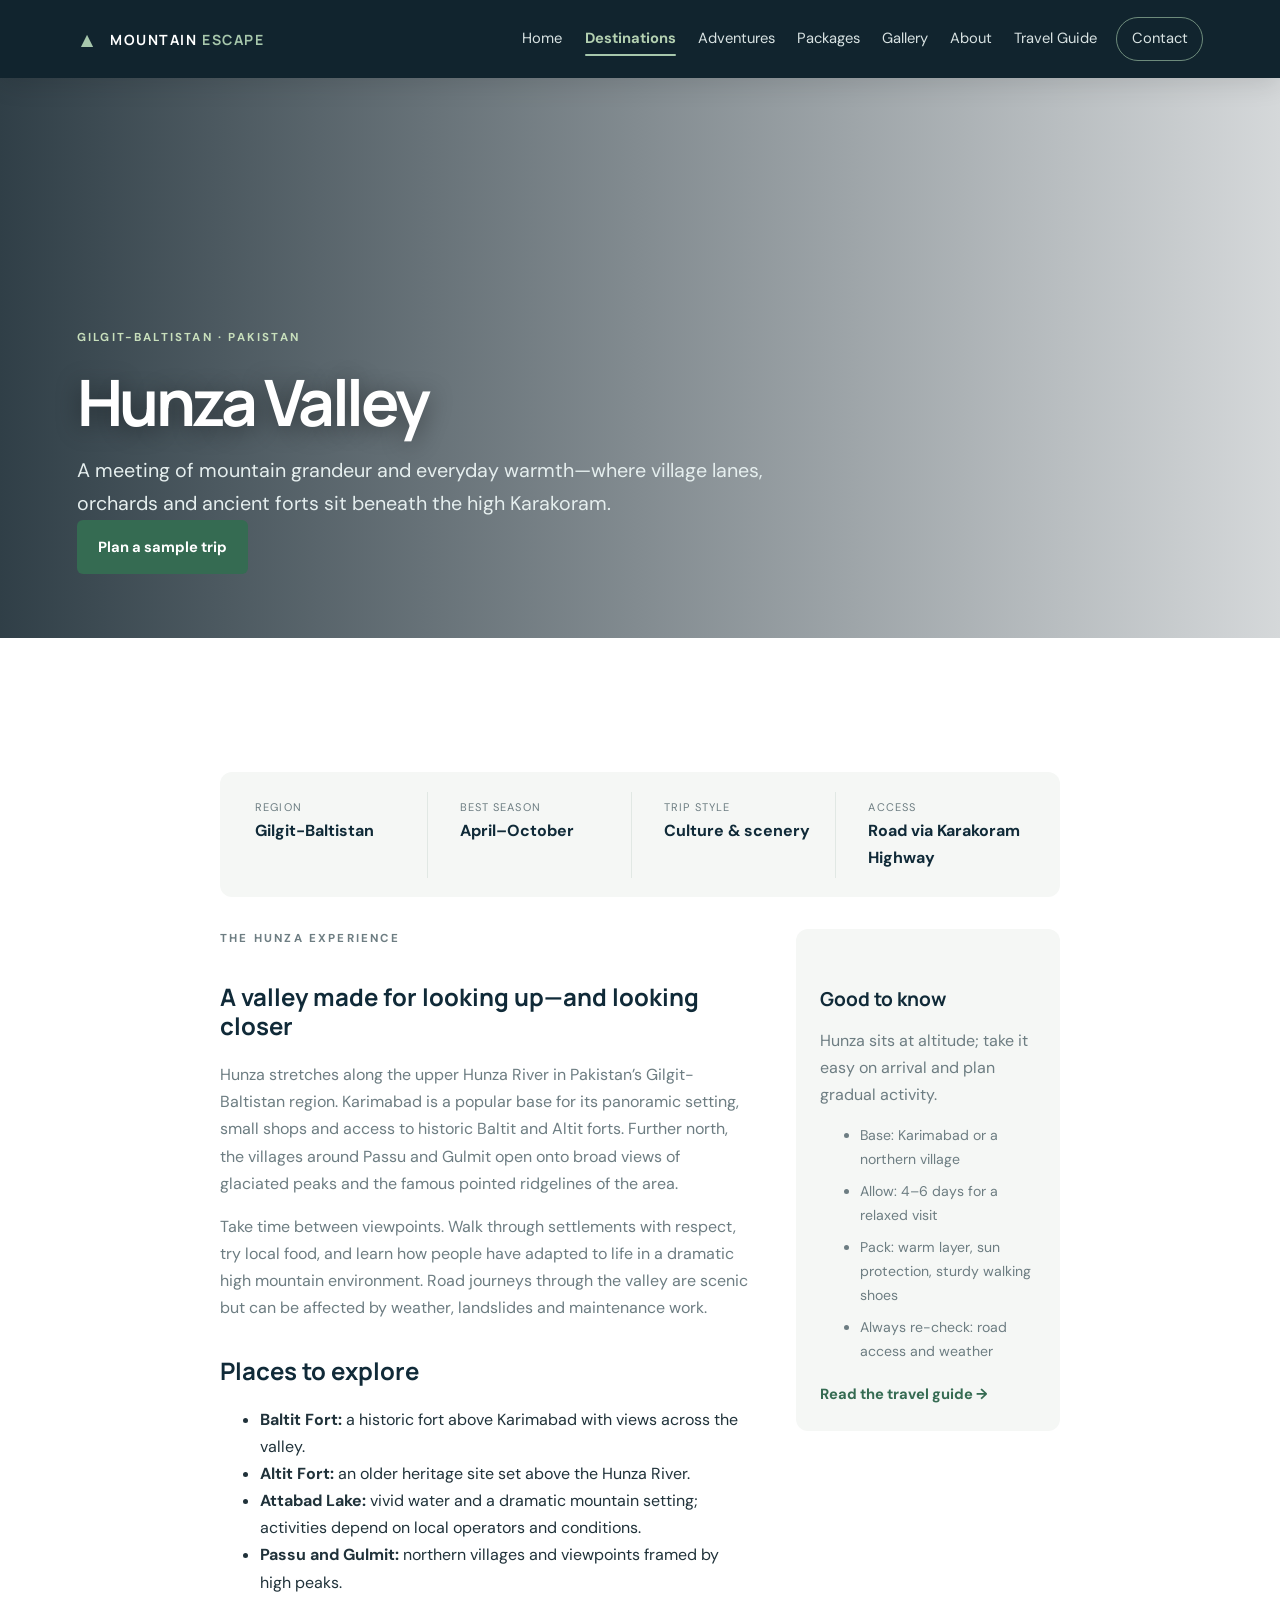
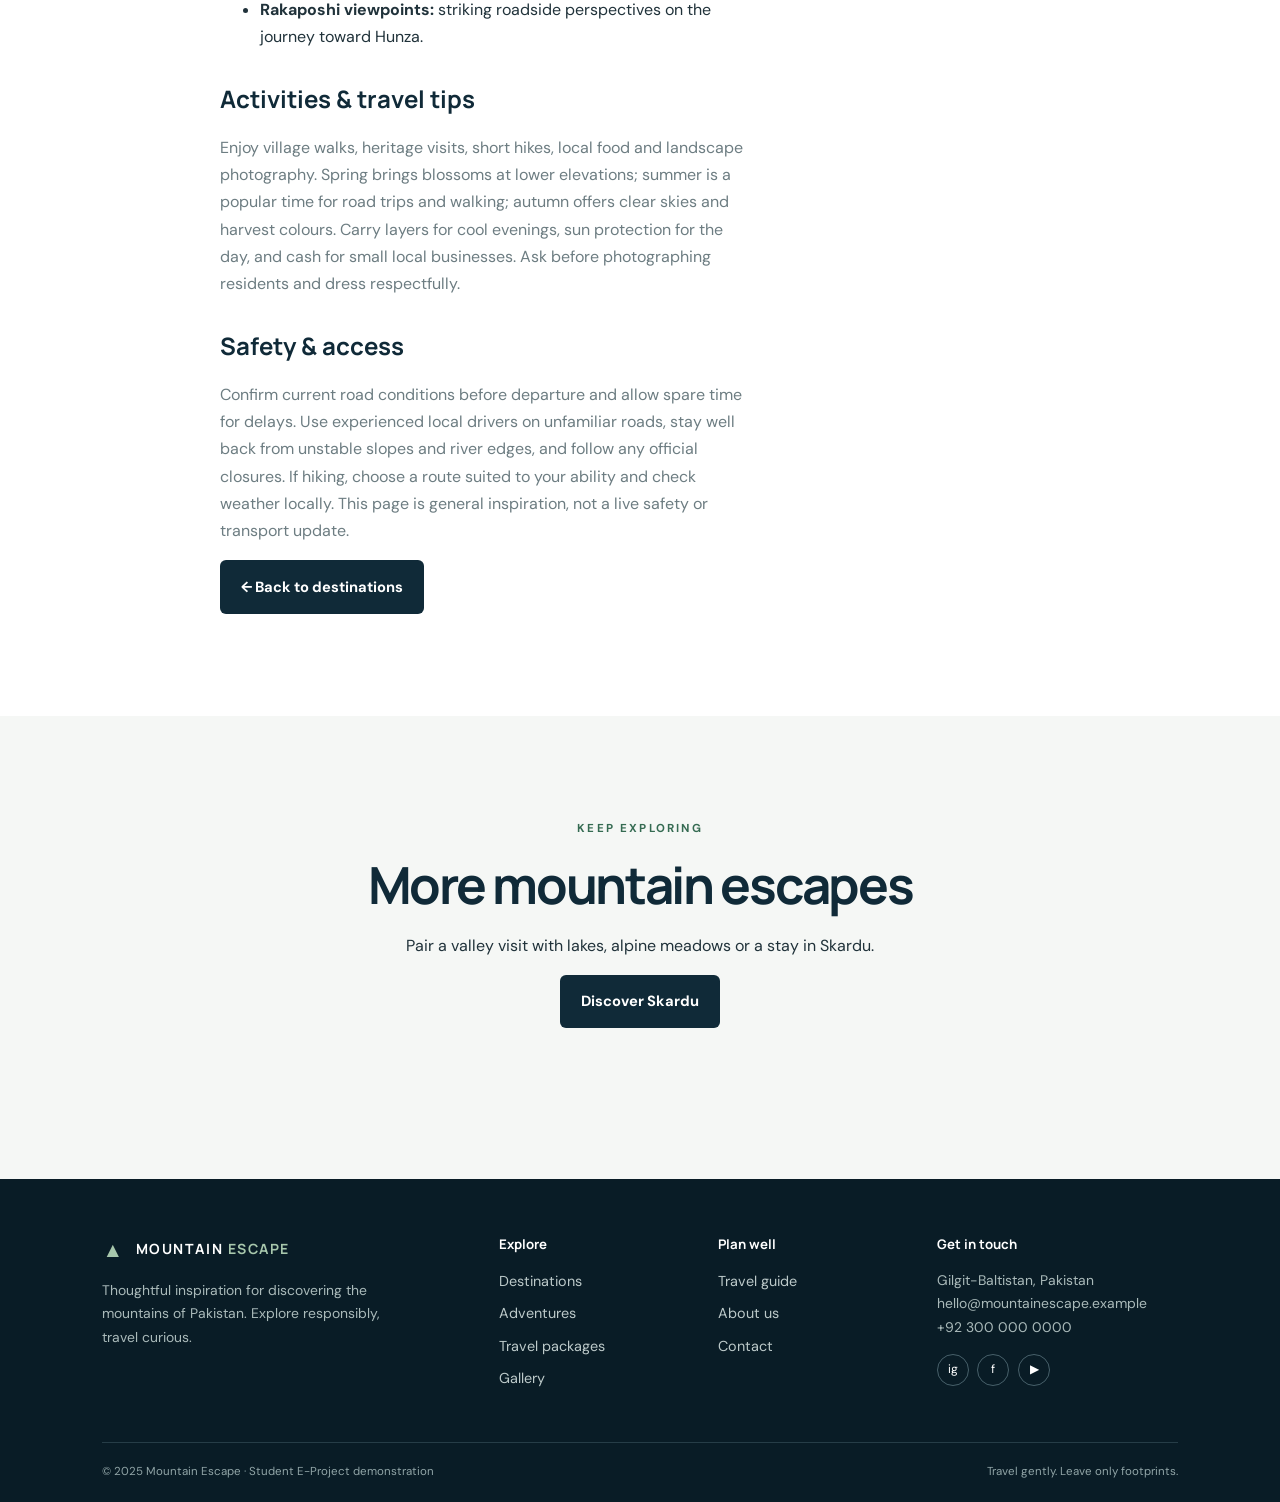
<file: hunza.html>
<!doctype html>
<html lang="en"><head><meta charset="utf-8"><meta name="viewport" content="width=device-width, initial-scale=1"><meta name="description" content="Plan a thoughtful visit to Hunza Valley, Pakistan, with seasonal highlights, attractions and travel tips."><title>Hunza Valley | Mountain Escape</title><link rel="stylesheet" href="css/style.css"><script src="js/script.js" defer></script></head><body>
<a class="skip-link" href="#main">Skip to content</a><header class="site-header"><a class="brand" href="index.html"><span class="brand-mark">▲</span><span>MOUNTAIN <b>ESCAPE</b></span></a><button class="menu-toggle" aria-label="Open navigation" aria-expanded="false">☰</button><nav class="main-nav" aria-label="Main navigation"><a href="index.html">Home</a><a class="active" aria-current="page" href="destinations.html">Destinations</a><a href="adventures.html">Adventures</a><a href="packages.html">Packages</a><a href="gallery.html">Gallery</a><a href="about.html">About</a><a href="guide.html">Travel Guide</a><a class="nav-contact" href="contact.html">Contact</a></nav></header>
<main id="main"><section class="page-hero detail-hero hunza-bg"><div class="hero-content"><p class="eyebrow">GILGIT-BALTISTAN · PAKISTAN</p><h1>Hunza Valley</h1><p class="hero-lead">A meeting of mountain grandeur and everyday warmth—where village lanes, orchards and ancient forts sit beneath the high Karakoram.</p><a class="button button-primary" href="packages.html">Plan a sample trip</a></div></section><section class="section"><div class="story-block"><div class="detail-facts"><div><small>REGION</small><b>Gilgit-Baltistan</b></div><div><small>BEST SEASON</small><b>April–October</b></div><div><small>TRIP STYLE</small><b>Culture & scenery</b></div><div><small>ACCESS</small><b>Road via Karakoram Highway</b></div></div><div class="detail-layout"><article><p class="eyebrow">THE HUNZA EXPERIENCE</p><h2>A valley made for looking up—and looking closer</h2><p>Hunza stretches along the upper Hunza River in Pakistan’s Gilgit-Baltistan region. Karimabad is a popular base for its panoramic setting, small shops and access to historic Baltit and Altit forts. Further north, the villages around Passu and Gulmit open onto broad views of glaciated peaks and the famous pointed ridgelines of the area.</p><p>Take time between viewpoints. Walk through settlements with respect, try local food, and learn how people have adapted to life in a dramatic high mountain environment. Road journeys through the valley are scenic but can be affected by weather, landslides and maintenance work.</p><h2 id="attractions">Places to explore</h2><ul><li><b>Baltit Fort:</b> a historic fort above Karimabad with views across the valley.</li><li><b>Altit Fort:</b> an older heritage site set above the Hunza River.</li><li><b>Attabad Lake:</b> vivid water and a dramatic mountain setting; activities depend on local operators and conditions.</li><li><b>Passu and Gulmit:</b> northern villages and viewpoints framed by high peaks.</li><li><b>Rakaposhi viewpoints:</b> striking roadside perspectives on the journey toward Hunza.</li></ul><h2>Activities & travel tips</h2><p>Enjoy village walks, heritage visits, short hikes, local food and landscape photography. Spring brings blossoms at lower elevations; summer is a popular time for road trips and walking; autumn offers clear skies and harvest colours. Carry layers for cool evenings, sun protection for the day, and cash for small local businesses. Ask before photographing residents and dress respectfully.</p><h2>Safety & access</h2><p>Confirm current road conditions before departure and allow spare time for delays. Use experienced local drivers on unfamiliar roads, stay well back from unstable slopes and river edges, and follow any official closures. If hiking, choose a route suited to your ability and check weather locally. This page is general inspiration, not a live safety or transport update.</p><a class="button button-dark" href="destinations.html">← Back to destinations</a></article><aside><h2>Good to know</h2><p>Hunza sits at altitude; take it easy on arrival and plan gradual activity.</p><ul><li>Base: Karimabad or a northern village</li><li>Allow: 4–6 days for a relaxed visit</li><li>Pack: warm layer, sun protection, sturdy walking shoes</li><li>Always re-check: road access and weather</li></ul><a class="text-link" href="guide.html">Read the travel guide →</a></aside></div></div></section><section class="section section-intro"><div class="section-heading"><p class="eyebrow">KEEP EXPLORING</p><h2>More mountain escapes</h2><p>Pair a valley visit with lakes, alpine meadows or a stay in Skardu.</p><a class="button button-dark" href="skardu.html">Discover Skardu</a></div></section></main>
<footer class="site-footer"><div class="footer-main"><div class="footer-about"><a class="brand brand-footer" href="index.html"><span class="brand-mark">▲</span><span>MOUNTAIN <b>ESCAPE</b></span></a><p>Thoughtful inspiration for discovering the mountains of Pakistan. Explore responsibly, travel curious.</p></div><div><h2>Explore</h2><a href="destinations.html">Destinations</a><a href="adventures.html">Adventures</a><a href="packages.html">Travel packages</a><a href="gallery.html">Gallery</a></div><div><h2>Plan well</h2><a href="guide.html">Travel guide</a><a href="about.html">About us</a><a href="contact.html">Contact</a></div><div><h2>Get in touch</h2><p>Gilgit-Baltistan, Pakistan<br>hello@mountainescape.example<br>+92 300 000 0000</p><div class="social-links"><a href="https://www.instagram.com/" target="_blank" rel="noopener noreferrer" aria-label="Instagram placeholder">ig</a><a href="https://www.facebook.com/" target="_blank" rel="noopener noreferrer" aria-label="Facebook placeholder">f</a><a href="https://www.youtube.com/" target="_blank" rel="noopener noreferrer" aria-label="YouTube placeholder">▶</a></div></div></div><div class="footer-bottom"><span>© 2025 Mountain Escape · Student E-Project demonstration</span><span>Travel gently. Leave only footprints.</span></div></footer></body></html>
</file>
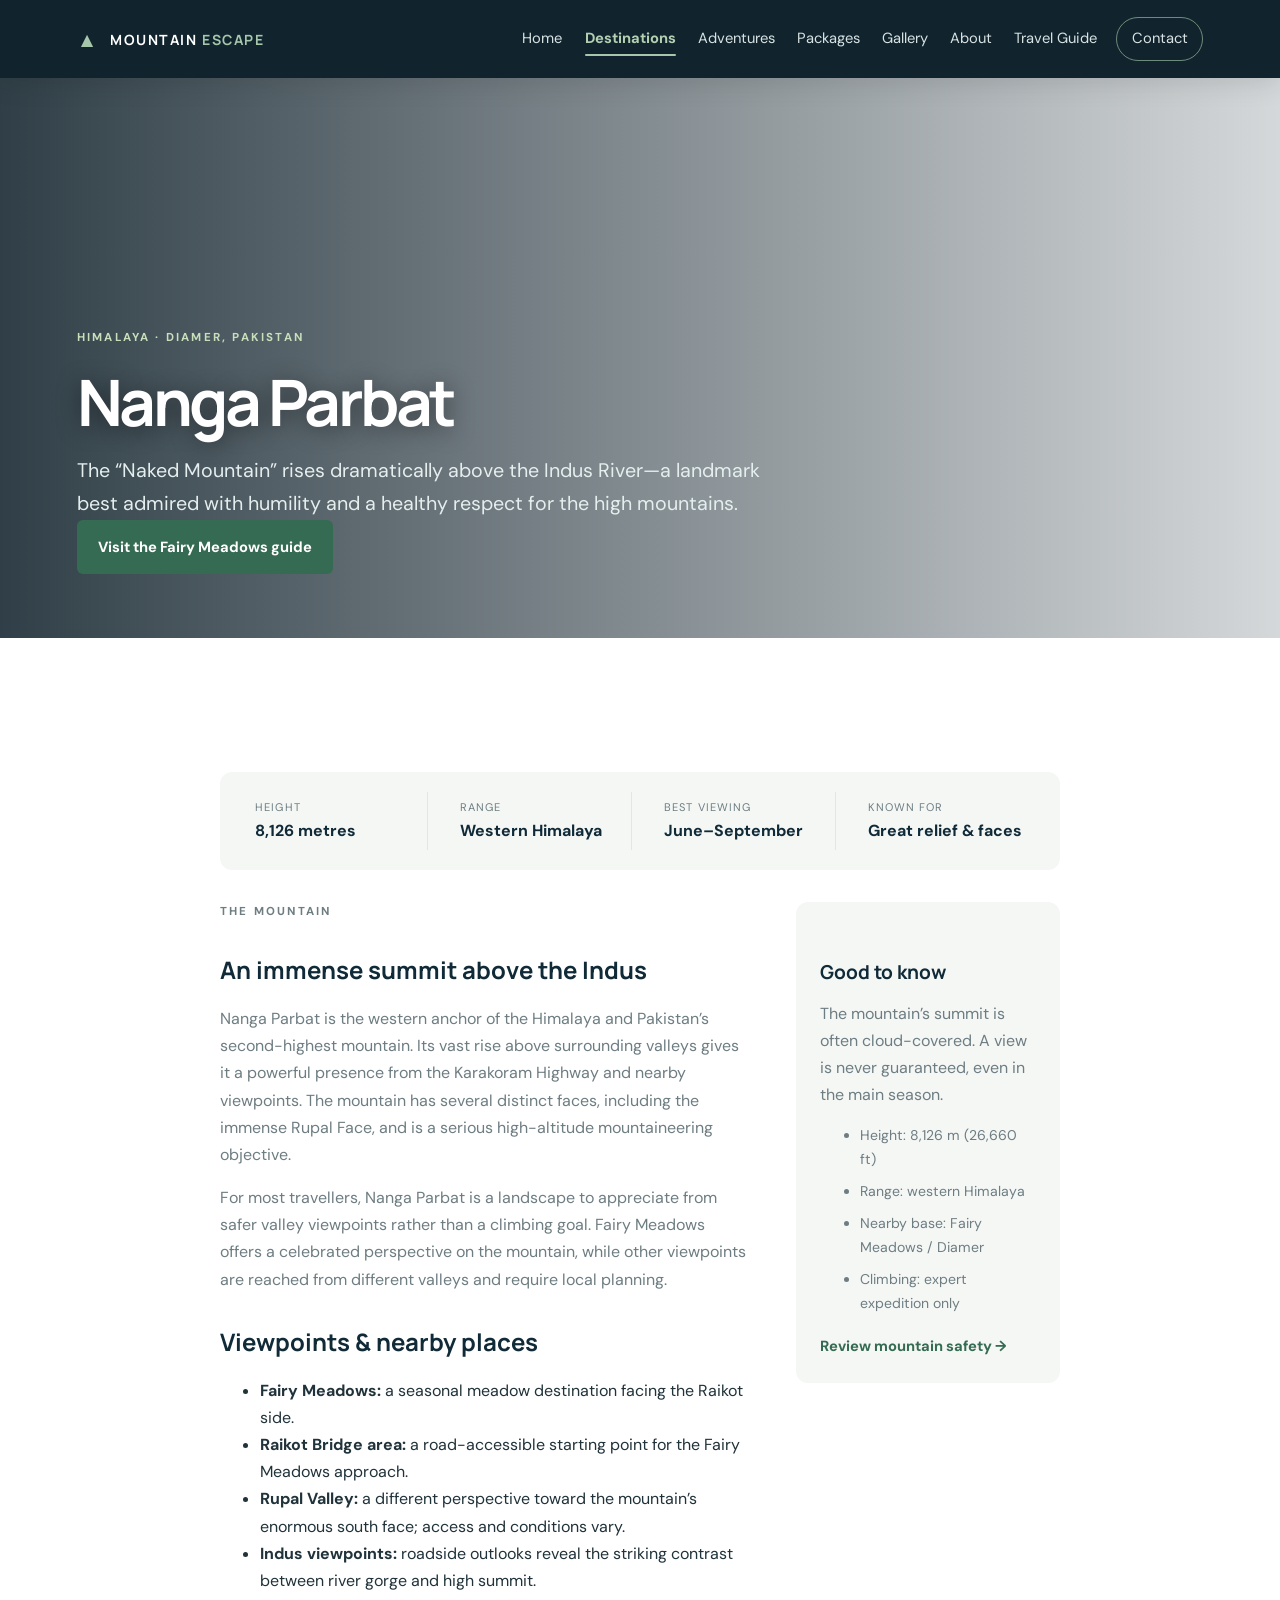
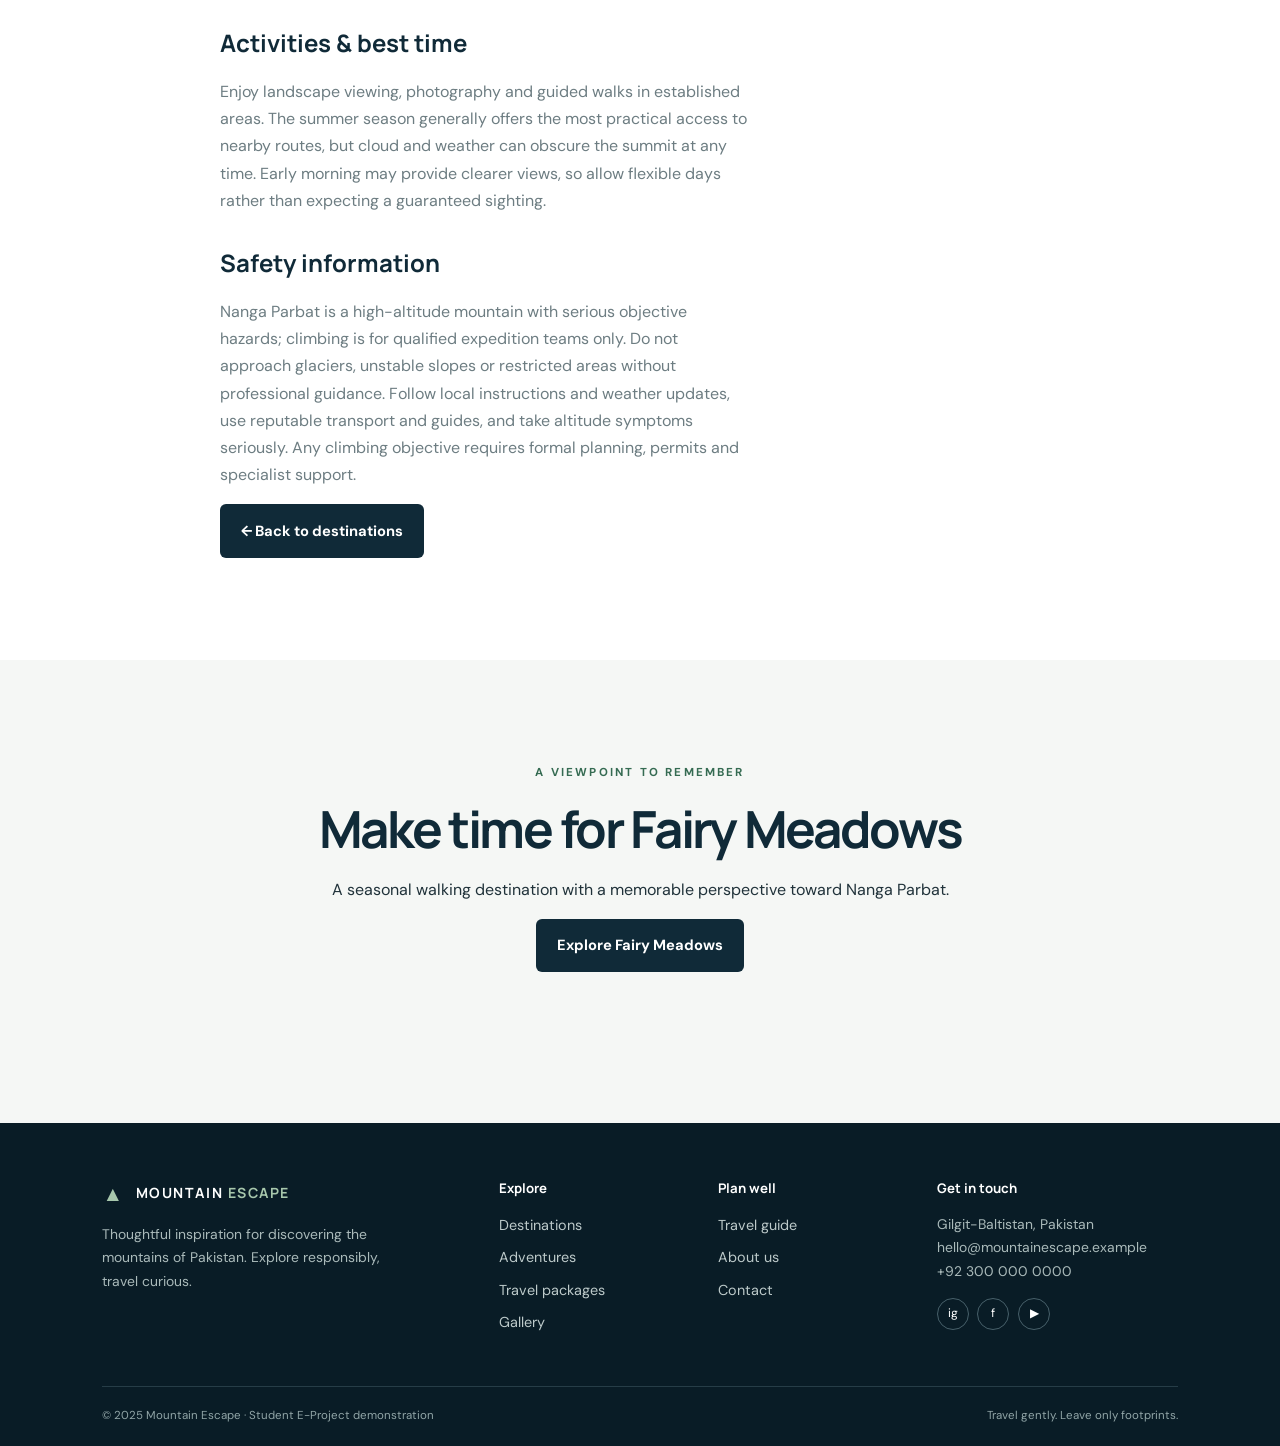
<file: nanga-parbat.html>
<!doctype html>
<html lang="en"><head><meta charset="utf-8"><meta name="viewport" content="width=device-width, initial-scale=1"><meta name="description" content="Learn about Nanga Parbat, Pakistan's immense Himalayan peak, viewpoints, seasons and mountain safety."><title>Nanga Parbat | Mountain Escape</title><link rel="stylesheet" href="css/style.css"><script src="js/script.js" defer></script></head><body>
<a class="skip-link" href="#main">Skip to content</a><header class="site-header"><a class="brand" href="index.html"><span class="brand-mark">▲</span><span>MOUNTAIN <b>ESCAPE</b></span></a><button class="menu-toggle" aria-label="Open navigation" aria-expanded="false">☰</button><nav class="main-nav" aria-label="Main navigation"><a href="index.html">Home</a><a class="active" aria-current="page" href="destinations.html">Destinations</a><a href="adventures.html">Adventures</a><a href="packages.html">Packages</a><a href="gallery.html">Gallery</a><a href="about.html">About</a><a href="guide.html">Travel Guide</a><a class="nav-contact" href="contact.html">Contact</a></nav></header>
<main id="main"><section class="page-hero detail-hero nanga-bg"><div class="hero-content"><p class="eyebrow">HIMALAYA · DIAMER, PAKISTAN</p><h1>Nanga Parbat</h1><p class="hero-lead">The “Naked Mountain” rises dramatically above the Indus River—a landmark best admired with humility and a healthy respect for the high mountains.</p><a class="button button-primary" href="fairy-meadows.html">Visit the Fairy Meadows guide</a></div></section><section class="section"><div class="story-block"><div class="detail-facts"><div><small>HEIGHT</small><b>8,126 metres</b></div><div><small>RANGE</small><b>Western Himalaya</b></div><div><small>BEST VIEWING</small><b>June–September</b></div><div><small>KNOWN FOR</small><b>Great relief & faces</b></div></div><div class="detail-layout"><article><p class="eyebrow">THE MOUNTAIN</p><h2>An immense summit above the Indus</h2><p>Nanga Parbat is the western anchor of the Himalaya and Pakistan’s second-highest mountain. Its vast rise above surrounding valleys gives it a powerful presence from the Karakoram Highway and nearby viewpoints. The mountain has several distinct faces, including the immense Rupal Face, and is a serious high-altitude mountaineering objective.</p><p>For most travellers, Nanga Parbat is a landscape to appreciate from safer valley viewpoints rather than a climbing goal. Fairy Meadows offers a celebrated perspective on the mountain, while other viewpoints are reached from different valleys and require local planning.</p><h2 id="attractions">Viewpoints & nearby places</h2><ul><li><b>Fairy Meadows:</b> a seasonal meadow destination facing the Raikot side.</li><li><b>Raikot Bridge area:</b> a road-accessible starting point for the Fairy Meadows approach.</li><li><b>Rupal Valley:</b> a different perspective toward the mountain’s enormous south face; access and conditions vary.</li><li><b>Indus viewpoints:</b> roadside outlooks reveal the striking contrast between river gorge and high summit.</li></ul><h2>Activities & best time</h2><p>Enjoy landscape viewing, photography and guided walks in established areas. The summer season generally offers the most practical access to nearby routes, but cloud and weather can obscure the summit at any time. Early morning may provide clearer views, so allow flexible days rather than expecting a guaranteed sighting.</p><h2>Safety information</h2><p>Nanga Parbat is a high-altitude mountain with serious objective hazards; climbing is for qualified expedition teams only. Do not approach glaciers, unstable slopes or restricted areas without professional guidance. Follow local instructions and weather updates, use reputable transport and guides, and take altitude symptoms seriously. Any climbing objective requires formal planning, permits and specialist support.</p><a class="button button-dark" href="destinations.html">← Back to destinations</a></article><aside><h2>Good to know</h2><p>The mountain’s summit is often cloud-covered. A view is never guaranteed, even in the main season.</p><ul><li>Height: 8,126 m (26,660 ft)</li><li>Range: western Himalaya</li><li>Nearby base: Fairy Meadows / Diamer</li><li>Climbing: expert expedition only</li></ul><a class="text-link" href="guide.html">Review mountain safety →</a></aside></div></div></section><section class="section section-intro"><div class="section-heading"><p class="eyebrow">A VIEWPOINT TO REMEMBER</p><h2>Make time for Fairy Meadows</h2><p>A seasonal walking destination with a memorable perspective toward Nanga Parbat.</p><a class="button button-dark" href="fairy-meadows.html">Explore Fairy Meadows</a></div></section></main>
<footer class="site-footer"><div class="footer-main"><div class="footer-about"><a class="brand brand-footer" href="index.html"><span class="brand-mark">▲</span><span>MOUNTAIN <b>ESCAPE</b></span></a><p>Thoughtful inspiration for discovering the mountains of Pakistan. Explore responsibly, travel curious.</p></div><div><h2>Explore</h2><a href="destinations.html">Destinations</a><a href="adventures.html">Adventures</a><a href="packages.html">Travel packages</a><a href="gallery.html">Gallery</a></div><div><h2>Plan well</h2><a href="guide.html">Travel guide</a><a href="about.html">About us</a><a href="contact.html">Contact</a></div><div><h2>Get in touch</h2><p>Gilgit-Baltistan, Pakistan<br>hello@mountainescape.example<br>+92 300 000 0000</p><div class="social-links"><a href="https://www.instagram.com/" target="_blank" rel="noopener noreferrer" aria-label="Instagram placeholder">ig</a><a href="https://www.facebook.com/" target="_blank" rel="noopener noreferrer" aria-label="Facebook placeholder">f</a><a href="https://www.youtube.com/" target="_blank" rel="noopener noreferrer" aria-label="YouTube placeholder">▶</a></div></div></div><div class="footer-bottom"><span>© 2025 Mountain Escape · Student E-Project demonstration</span><span>Travel gently. Leave only footprints.</span></div></footer></body></html>
</file>
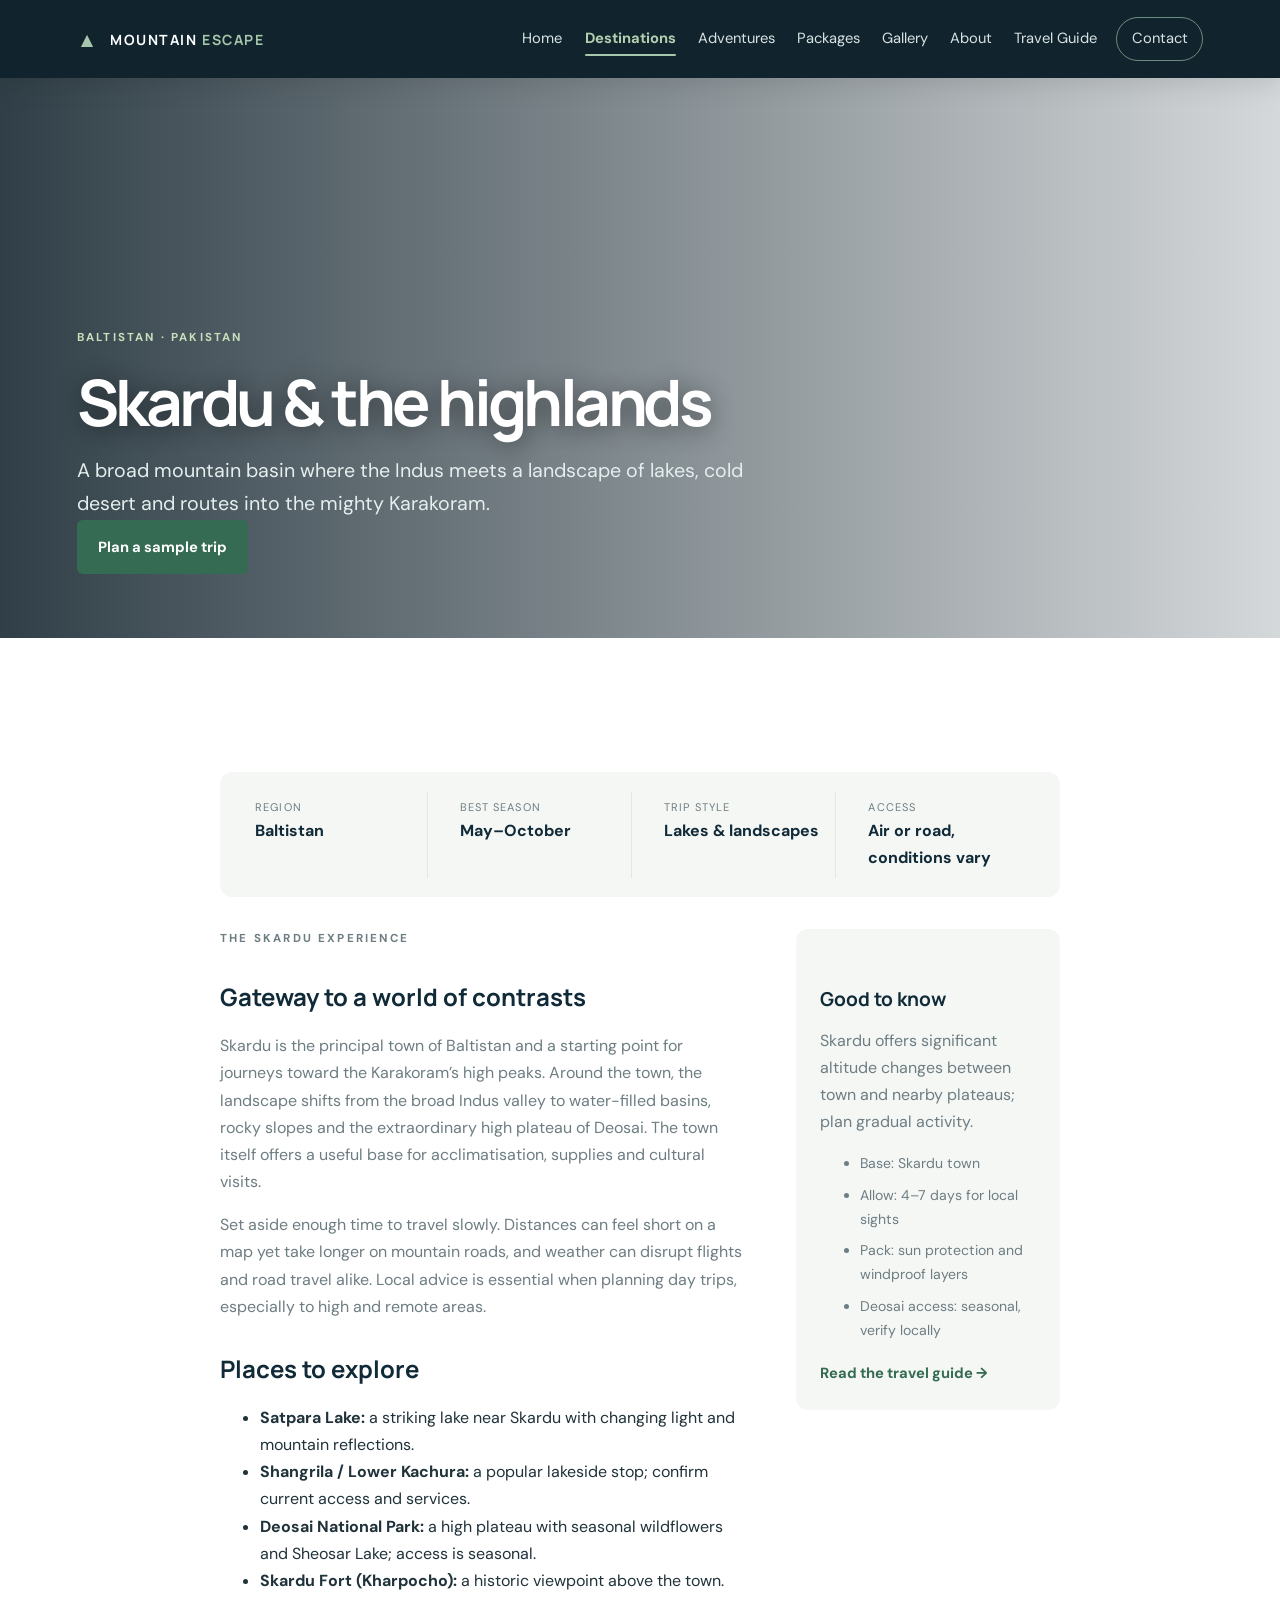
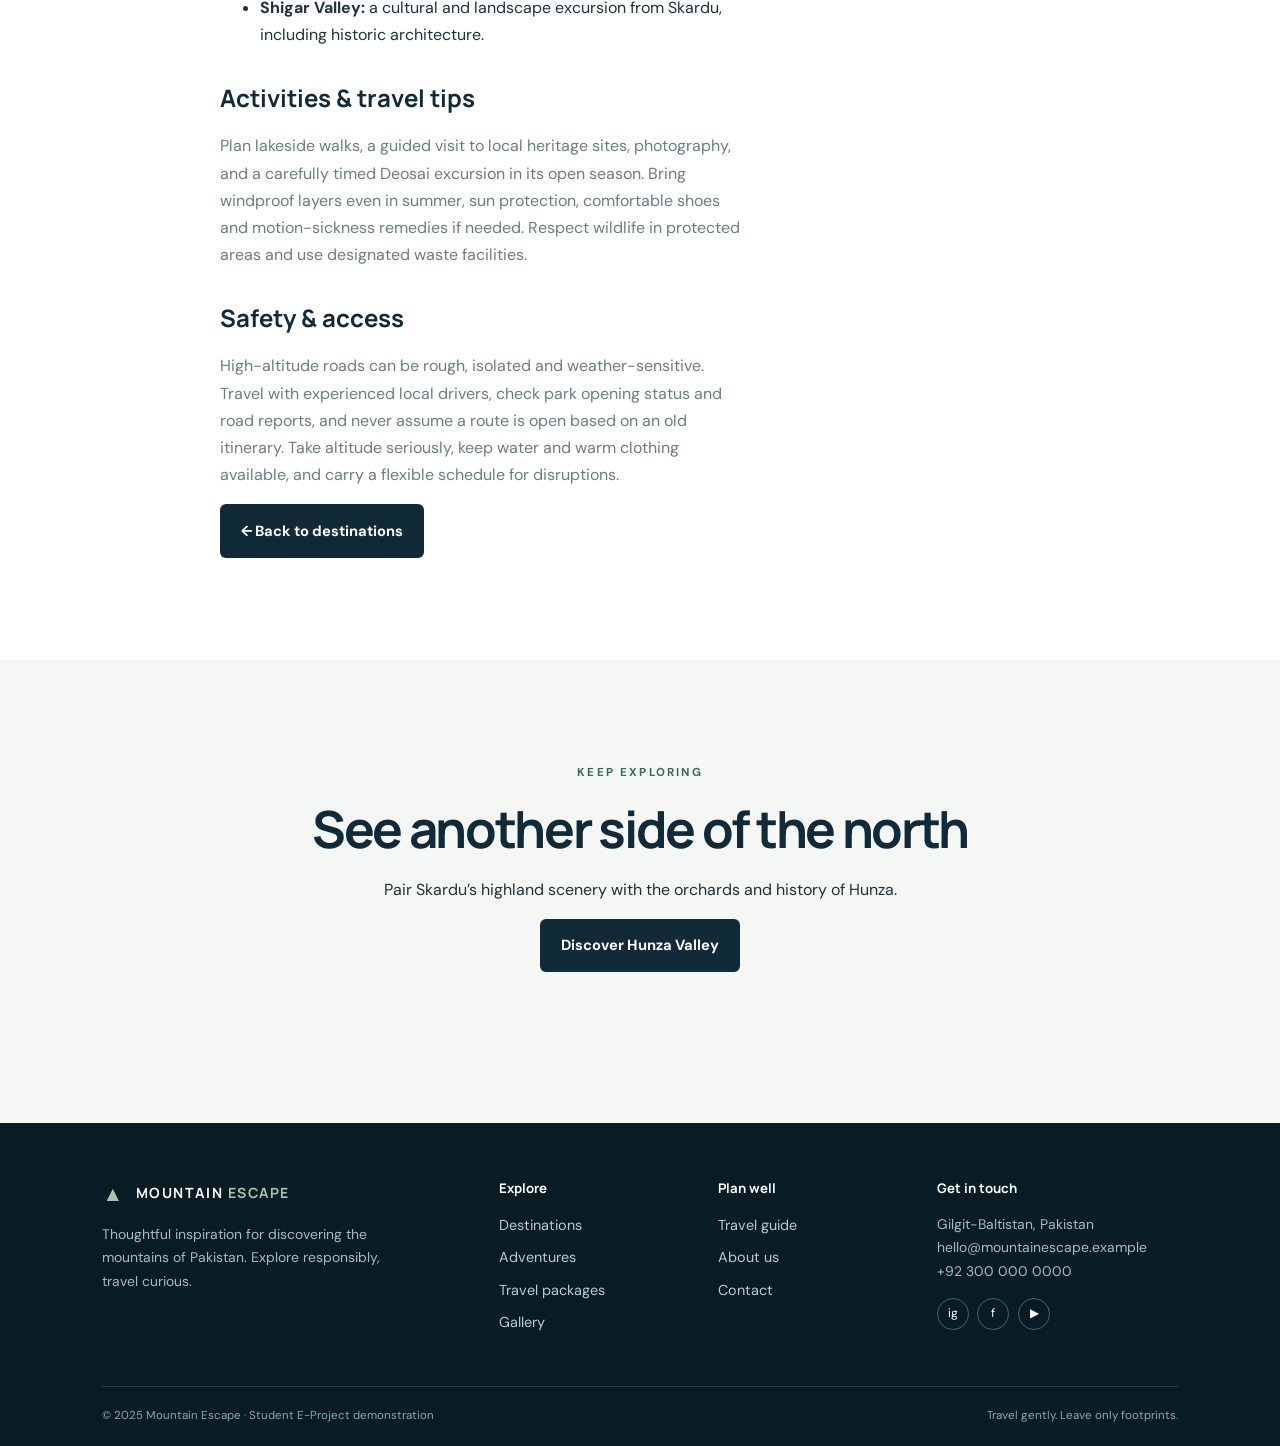
<file: skardu.html>
<!doctype html>
<html lang="en"><head><meta charset="utf-8"><meta name="viewport" content="width=device-width, initial-scale=1"><meta name="description" content="Explore Skardu and Baltistan, including lakes, Deosai and cultural highlights."><title>Skardu & Baltistan | Mountain Escape</title><link rel="stylesheet" href="css/style.css"><script src="js/script.js" defer></script></head><body>
<a class="skip-link" href="#main">Skip to content</a><header class="site-header"><a class="brand" href="index.html"><span class="brand-mark">▲</span><span>MOUNTAIN <b>ESCAPE</b></span></a><button class="menu-toggle" aria-label="Open navigation" aria-expanded="false">☰</button><nav class="main-nav" aria-label="Main navigation"><a href="index.html">Home</a><a class="active" aria-current="page" href="destinations.html">Destinations</a><a href="adventures.html">Adventures</a><a href="packages.html">Packages</a><a href="gallery.html">Gallery</a><a href="about.html">About</a><a href="guide.html">Travel Guide</a><a class="nav-contact" href="contact.html">Contact</a></nav></header>
<main id="main"><section class="page-hero detail-hero skardu-bg"><div class="hero-content"><p class="eyebrow">BALTISTAN · PAKISTAN</p><h1>Skardu & the highlands</h1><p class="hero-lead">A broad mountain basin where the Indus meets a landscape of lakes, cold desert and routes into the mighty Karakoram.</p><a class="button button-primary" href="packages.html">Plan a sample trip</a></div></section><section class="section"><div class="story-block"><div class="detail-facts"><div><small>REGION</small><b>Baltistan</b></div><div><small>BEST SEASON</small><b>May–October</b></div><div><small>TRIP STYLE</small><b>Lakes & landscapes</b></div><div><small>ACCESS</small><b>Air or road, conditions vary</b></div></div><div class="detail-layout"><article><p class="eyebrow">THE SKARDU EXPERIENCE</p><h2>Gateway to a world of contrasts</h2><p>Skardu is the principal town of Baltistan and a starting point for journeys toward the Karakoram’s high peaks. Around the town, the landscape shifts from the broad Indus valley to water-filled basins, rocky slopes and the extraordinary high plateau of Deosai. The town itself offers a useful base for acclimatisation, supplies and cultural visits.</p><p>Set aside enough time to travel slowly. Distances can feel short on a map yet take longer on mountain roads, and weather can disrupt flights and road travel alike. Local advice is essential when planning day trips, especially to high and remote areas.</p><h2 id="attractions">Places to explore</h2><ul><li><b>Satpara Lake:</b> a striking lake near Skardu with changing light and mountain reflections.</li><li><b>Shangrila / Lower Kachura:</b> a popular lakeside stop; confirm current access and services.</li><li><b>Deosai National Park:</b> a high plateau with seasonal wildflowers and Sheosar Lake; access is seasonal.</li><li><b>Skardu Fort (Kharpocho):</b> a historic viewpoint above the town.</li><li><b>Shigar Valley:</b> a cultural and landscape excursion from Skardu, including historic architecture.</li></ul><h2>Activities & travel tips</h2><p>Plan lakeside walks, a guided visit to local heritage sites, photography, and a carefully timed Deosai excursion in its open season. Bring windproof layers even in summer, sun protection, comfortable shoes and motion-sickness remedies if needed. Respect wildlife in protected areas and use designated waste facilities.</p><h2>Safety & access</h2><p>High-altitude roads can be rough, isolated and weather-sensitive. Travel with experienced local drivers, check park opening status and road reports, and never assume a route is open based on an old itinerary. Take altitude seriously, keep water and warm clothing available, and carry a flexible schedule for disruptions.</p><a class="button button-dark" href="destinations.html">← Back to destinations</a></article><aside><h2>Good to know</h2><p>Skardu offers significant altitude changes between town and nearby plateaus; plan gradual activity.</p><ul><li>Base: Skardu town</li><li>Allow: 4–7 days for local sights</li><li>Pack: sun protection and windproof layers</li><li>Deosai access: seasonal, verify locally</li></ul><a class="text-link" href="guide.html">Read the travel guide →</a></aside></div></div></section><section class="section section-intro"><div class="section-heading"><p class="eyebrow">KEEP EXPLORING</p><h2>See another side of the north</h2><p>Pair Skardu’s highland scenery with the orchards and history of Hunza.</p><a class="button button-dark" href="hunza.html">Discover Hunza Valley</a></div></section></main>
<footer class="site-footer"><div class="footer-main"><div class="footer-about"><a class="brand brand-footer" href="index.html"><span class="brand-mark">▲</span><span>MOUNTAIN <b>ESCAPE</b></span></a><p>Thoughtful inspiration for discovering the mountains of Pakistan. Explore responsibly, travel curious.</p></div><div><h2>Explore</h2><a href="destinations.html">Destinations</a><a href="adventures.html">Adventures</a><a href="packages.html">Travel packages</a><a href="gallery.html">Gallery</a></div><div><h2>Plan well</h2><a href="guide.html">Travel guide</a><a href="about.html">About us</a><a href="contact.html">Contact</a></div><div><h2>Get in touch</h2><p>Gilgit-Baltistan, Pakistan<br>hello@mountainescape.example<br>+92 300 000 0000</p><div class="social-links"><a href="https://www.instagram.com/" target="_blank" rel="noopener noreferrer" aria-label="Instagram placeholder">ig</a><a href="https://www.facebook.com/" target="_blank" rel="noopener noreferrer" aria-label="Facebook placeholder">f</a><a href="https://www.youtube.com/" target="_blank" rel="noopener noreferrer" aria-label="YouTube placeholder">▶</a></div></div></div><div class="footer-bottom"><span>© 2025 Mountain Escape · Student E-Project demonstration</span><span>Travel gently. Leave only footprints.</span></div></footer></body></html>
</file>
<file: css/style.css>
@import url('https://fonts.googleapis.com/css2?family=DM+Sans:wght@400;500;600;700&family=Manrope:wght@400;500;600;700;800&display=swap');

:root{--navy:#102a38;--navy-deep:#0a1d28;--green:#356b52;--green-light:#dce9df;--ink:#20323a;--muted:#6d7d82;--paper:#f5f7f5;--white:#fff;--line:#e1e8e4;--gold:#e5b96d;--shadow:0 18px 45px rgba(13,40,52,.12);--radius:18px}
*{box-sizing:border-box}
html{scroll-behavior:smooth;scroll-padding-top:90px}
body{margin:0;color:var(--ink);background:var(--white);font-family:'DM Sans',Arial,sans-serif;line-height:1.7}
img{display:block;width:100%;height:auto}
a{color:inherit;text-decoration:none}
button,input,textarea,select{font:inherit}
button,a{-webkit-tap-highlight-color:transparent}
:where(a,button,input[type="submit"],input[type="button"],[role="button"]){transition:color .2s ease,background-color .2s ease,border-color .2s ease,box-shadow .2s ease,transform .2s ease}
:where(a,button,input[type="submit"],input[type="button"],[role="button"]):focus-visible{outline:3px solid var(--gold);outline-offset:4px}
:where(a,button,input[type="submit"],input[type="button"],[role="button"]):active{transform:scale(.97)}
a:not(.button):not(.image-link):not(.brand):not(.nav-contact):not(.scroll-cue):not(.main-nav a):not(.social-links a):hover{text-decoration:underline;text-underline-offset:4px}
.skip-link{position:absolute;top:-50px;left:1rem;background:var(--white);padding:.7rem 1rem;z-index:100;color:var(--navy)}.skip-link:focus{top:1rem}
.site-header{height:78px;background:rgba(10,29,40,.97);color:#fff;display:flex;align-items:center;justify-content:space-between;padding:0 clamp(1.2rem,6vw,6rem);position:sticky;top:0;z-index:50;box-shadow:0 5px 25px rgba(0,0,0,.12)}
.brand{display:inline-flex;align-items:center;gap:.7rem;letter-spacing:.11em;font:700 .88rem Manrope,sans-serif;white-space:nowrap}.brand b{color:#a7c7ac}.brand-mark{color:#a7c7ac;font-size:1.3rem}
.main-nav{display:flex;align-items:center;gap:clamp(.65rem,1.35vw,1.4rem)}.main-nav a{position:relative;padding:.45rem .15rem;font-size:.92rem;color:#d9e3e3}.main-nav a:not(.nav-contact)::after{content:"";position:absolute;left:.15rem;right:.15rem;bottom:.15rem;height:2px;border-radius:2px;background:#a7c7ac;transform:scaleX(0);transform-origin:left;transition:transform .2s ease}.main-nav a:not(.nav-contact):hover::after,.main-nav a:not(.nav-contact).active::after{transform:scaleX(1)}.main-nav a:hover,.main-nav a.active{color:#b3d0b1}.main-nav a.active{font-weight:700}.main-nav .nav-contact{border:1px solid #6d8b7b;border-radius:30px;padding:.52rem .9rem}.main-nav .nav-contact:hover{background:#b3d0b1;border-color:#b3d0b1;color:var(--navy);box-shadow:0 6px 16px rgba(0,0,0,.18)}
.menu-toggle{display:none;background:none;border:0;color:white;font-size:1.6rem;cursor:pointer}
.hero{position:relative;min-height:680px;display:flex;align-items:center;color:#fff;background-size:cover;background-position:center}
.home-hero{isolation:isolate;min-height:min(790px,calc(100vh - 78px));background-image:url('https://images.unsplash.com/photo-1464822759023-fed622ff2c3b?auto=format&fit=crop&w=2200&q=90')}
.home-hero::before{content:"";position:absolute;inset:0;z-index:1;pointer-events:none;background:linear-gradient(90deg,rgba(6,24,34,.84) 0%,rgba(6,24,34,.54) 48%,rgba(6,24,34,.08) 100%)}
.home-hero-video{position:absolute;inset:0;z-index:0;width:100%;height:100%;object-fit:cover}
.home-hero .hero-content,.home-hero .scroll-cue{z-index:2}
.hero h1,.page-hero h1{max-width:740px;color:#fff;text-shadow:0 3px 24px rgba(0,0,0,.45)}
.hero-content{width:min(760px,88%);margin-left:clamp(1.5rem,10vw,10rem);padding:5rem 0}.eyebrow{font-size:.72rem;letter-spacing:.19em;font-weight:700;color:var(--green);margin:0 0 1rem}.hero .eyebrow{color:#c6dfbd}
h1,h2,h3{font-family:Manrope,'DM Sans',sans-serif;line-height:1.2;margin-top:0;color:var(--navy)}h1{font-size:clamp(2.7rem,6.6vw,5.6rem);letter-spacing:-.055em;margin-bottom:1.25rem}.hero-lead{font-size:clamp(1rem,1.55vw,1.23rem);max-width:560px;color:#e5eeee;margin:0 0 2rem}.hero-note{font-size:.76rem;letter-spacing:.14em;color:#d8e1de;margin-top:2.4rem}
.button-row{display:flex;gap:.8rem;flex-wrap:wrap}.button{display:inline-flex;justify-content:center;align-items:center;gap:.7rem;border:1px solid transparent;border-radius:6px;padding:.83rem 1.25rem;font-weight:700;font-size:.92rem;cursor:pointer;transition:transform .2s,background .2s,box-shadow .2s}.button:hover{transform:translateY(-2px);box-shadow:0 8px 20px rgba(8,25,32,.18)}.button:active{transform:scale(.97)}.button-primary{background:var(--green);color:white}.button-primary:hover{background:#28563f}.button-outline{border-color:rgba(255,255,255,.75);color:white;background:rgba(255,255,255,.06)}.button-outline:hover{background:rgba(255,255,255,.18);border-color:#fff}.button-dark{background:var(--navy);color:#fff}.button-dark:hover{background:#1b4052}.button-light{background:#fff;color:var(--navy)}.button-light:hover{background:#e8f0ea}.scroll-cue{position:absolute;bottom:2rem;left:clamp(1.5rem,10vw,10rem);font-size:.75rem;letter-spacing:.1em;color:#e9efec}.scroll-cue span{margin-left:.5rem;color:#b8d7b4}
.section{padding:clamp(4rem,8vw,7.2rem) clamp(1.2rem,8vw,8rem)}.section-intro{background:var(--paper)}.section-heading{max-width:690px;margin:0 auto 3rem;text-align:center}.section-heading h2,.split-copy h2,.newsletter h2{font-size:clamp(2rem,4vw,3.2rem);letter-spacing:-.045em;margin-bottom:1rem}.section-heading>p:last-child{color:var(--muted);max-width:590px;margin:0 auto}.card-grid{display:grid;gap:1.5rem}.card-grid.three{grid-template-columns:repeat(3,minmax(0,1fr))}.destination-card{background:white;border-radius:var(--radius);overflow:hidden;box-shadow:0 8px 28px rgba(22,51,60,.08);transition:transform .25s,box-shadow .25s}.destination-card:hover,.package-card:hover,.activity-card:hover{transform:translateY(-5px);box-shadow:var(--shadow)}.image-link{position:relative;display:block;overflow:hidden}.image-link img{height:245px;object-fit:cover;transition:transform .5s}.image-link:hover img{transform:scale(1.045)}.image-tag{position:absolute;left:1rem;top:1rem;border-radius:30px;padding:.35rem .7rem;background:rgba(16,42,56,.86);color:white;font-size:.65rem;letter-spacing:.1em}.card-body{padding:1.4rem 1.5rem 1.6rem}.location{font-size:.66rem;letter-spacing:.12em;font-weight:700;color:var(--green);margin:0 0 .45rem}.card-body h3,.activity-card h3,.package-card h3{margin:0 0 .7rem;font-size:1.35rem}.card-body p:not(.location){font-size:.91rem;color:var(--muted);margin:0 0 1.1rem}.text-link{display:inline-block;color:var(--green);font-weight:700;font-size:.92rem}.text-link:hover,.text-link-light:hover,.map-attribution a:hover,.contact-method a:hover{color:#78a783;text-decoration:underline;text-underline-offset:4px}.text-link span{display:inline-block;margin-left:.4rem;transition:transform .2s ease}.text-link:hover span{transform:translateX(4px)}.centered{text-align:center;margin:2.5rem 0 0}
.dark-section{background:var(--navy-deep);color:#eaf0ee}.section-heading.light h2,.testimonial-section h2{color:#fff}.section-heading.light>p:last-child{color:#b7c8c8}.section-heading.light .eyebrow{color:#b3d0a6}.activity-strip{max-width:1180px;margin:auto;display:grid;grid-template-columns:repeat(4,1fr);border-top:1px solid #36505a;border-bottom:1px solid #36505a}.activity-tile{padding:1.8rem 1.4rem;min-height:200px;border-right:1px solid #36505a;transition:background .2s}.activity-tile:last-child{border:0}.activity-tile:hover{background:#112e3a}.activity-tile>span{color:#b3d0a6;font-size:.75rem}.activity-tile h3{color:white;margin:.9rem 0 .4rem}.activity-tile p{color:#b7c8c8;font-size:.88rem;margin:0}.text-link-light{color:#c5dcbf}
.split-section{display:grid;grid-template-columns:1fr 1fr;gap:clamp(2rem,7vw,7rem);align-items:center}.split-copy>p:not(.eyebrow){color:var(--muted)}.check-list{list-style:none;padding:0;margin:1.5rem 0 2rem}.check-list li{padding:.45rem 0 .45rem 1.8rem;position:relative}.check-list li:before{content:'✓';position:absolute;left:0;color:var(--green);font-weight:700}.split-image{position:relative}.split-image img{height:470px;object-fit:cover;border-radius:var(--radius);box-shadow:var(--shadow)}.image-caption{position:absolute;right:-1rem;bottom:1.5rem;padding:1rem 1.3rem;background:white;box-shadow:var(--shadow);border-radius:8px;font-weight:700;color:var(--navy)}
.stats-band{padding:2.3rem clamp(1.2rem,8vw,8rem);background:var(--green);color:#fff;display:grid;grid-template-columns:repeat(4,1fr);text-align:center;gap:1rem}.stats-band div{display:grid;gap:.2rem}.stats-band strong{font:800 clamp(1.7rem,3vw,2.4rem) Manrope,sans-serif}.stats-band span{font-size:.82rem;color:#d9e9dc}
.preview-grid{display:grid;grid-template-columns:1.2fr 1fr 1fr 1.2fr;gap:.9rem}.preview-grid a{overflow:hidden;border-radius:10px}.preview-grid img{height:230px;object-fit:cover;transition:transform .4s}.preview-grid a:hover img{transform:scale(1.06)}
.testimonial-section{background:#132f3d}.quote-card{margin:0;background:#1a3b49;padding:1.7rem;border:1px solid #34525d;border-radius:var(--radius);color:#e8f0ee}.quote-card blockquote{margin:0 0 1.5rem;font:500 1.05rem/1.65 Manrope,sans-serif}.quote-card figcaption{display:flex;align-items:center;gap:.8rem}.quote-card figcaption span:last-child{display:grid}.quote-card small{color:#b6c8c9;font-size:.75rem}.avatar{display:grid;place-items:center;width:40px;height:40px;border-radius:50%;background:#c9dcc2;color:var(--navy);font-weight:700}
.newsletter{display:flex;gap:3rem;justify-content:space-between;align-items:center;background:var(--paper)}.newsletter>div{max-width:570px}.newsletter h2{font-size:2.25rem}.newsletter>div>p:last-child{color:var(--muted)}.newsletter-form{display:grid;grid-template-columns:minmax(180px,1fr) auto;gap:.7rem;max-width:480px;flex:1}.newsletter-form input{min-width:0}.form-message{grid-column:1/-1;margin:0;color:var(--green);font-size:.85rem}
.site-footer{background:#091c26;color:#c5d0d0;padding:3.5rem clamp(1.2rem,8vw,8rem) 1.3rem}.footer-main{display:grid;grid-template-columns:2fr 1fr 1fr 1.35fr;gap:2.5rem;padding-bottom:2.7rem}.brand-footer{color:#fff}.footer-main p{font-size:.87rem;color:#aababa;max-width:310px}.footer-main h2{color:white;font:700 .83rem Manrope,sans-serif;margin:0 0 1rem}.footer-main>div:not(:first-child)>a:not(.brand){display:block;font-size:.9rem;margin:.5rem 0;color:#bdcaca}.footer-main a:hover{color:#b8d5ae}.social-links{display:flex;gap:.55rem}.social-links a{border:1px solid #47606a;border-radius:50%;width:32px;height:32px;display:grid;place-items:center;color:white;font-size:.75rem}.footer-bottom{padding-top:1.2rem;border-top:1px solid #263d47;display:flex;justify-content:space-between;gap:1rem;font-size:.72rem;color:#91a5a7}
.page-hero{min-height:430px;background-position:center;background-size:cover;display:flex;align-items:end;color:#fff}.page-hero .hero-content{margin:0 auto;width:min(1180px,88%);padding:5rem 0 4rem}.page-hero h1{font-size:clamp(2.7rem,5vw,4.7rem);margin-bottom:.8rem}.page-hero .hero-lead{max-width:720px;margin:0}.page-hero .eyebrow{color:#c8dfbc}
.destinations-hero{background-image:linear-gradient(90deg,rgba(6,24,34,.79),rgba(6,24,34,.17)),url('https://images.unsplash.com/photo-1464822759023-fed622ff2c3b?auto=format&fit=crop&w=2000&q=85')}.adventures-hero{background-image:linear-gradient(90deg,rgba(6,24,34,.8),rgba(6,24,34,.22)),url('https://images.unsplash.com/photo-1551632811-561732d1e306?auto=format&fit=crop&w=2000&q=85')}.packages-hero{background-image:linear-gradient(90deg,rgba(6,24,34,.81),rgba(6,24,34,.2)),url('https://images.unsplash.com/photo-1500534623283-312aade485b7?auto=format&fit=crop&w=2000&q=85')}.gallery-hero{background-image:linear-gradient(90deg,rgba(6,24,34,.8),rgba(6,24,34,.15)),url('https://images.unsplash.com/photo-1470770841072-f978cf4d019e?auto=format&fit=crop&w=2000&q=85')}.about-hero{background-image:linear-gradient(90deg,rgba(6,24,34,.82),rgba(6,24,34,.18)),url('https://images.unsplash.com/photo-1472396961693-142e6e269027?auto=format&fit=crop&w=2000&q=85')}.guide-hero{background-image:linear-gradient(90deg,rgba(6,24,34,.82),rgba(6,24,34,.17)),url('https://images.unsplash.com/photo-1464278533981-50106e6176b1?auto=format&fit=crop&w=2000&q=85')}.contact-hero{background-image:linear-gradient(90deg,rgba(6,24,34,.82),rgba(6,24,34,.17)),url('https://images.unsplash.com/photo-1500530855697-b586d89ba3ee?auto=format&fit=crop&w=2000&q=85')}
.filter-bar{display:flex;align-items:center;justify-content:space-between;gap:1rem;flex-wrap:wrap;margin:0 auto 2rem;max-width:1200px}.filter-buttons{display:flex;gap:.5rem;flex-wrap:wrap}.filter-button{border:1px solid var(--line);border-radius:30px;background:white;padding:.58rem 1.05rem;color:var(--ink);cursor:pointer;font-size:.9rem}.filter-button:hover,.filter-button.is-active{background:var(--navy);color:white;border-color:var(--navy)}.filter-button:hover{transform:translateY(-2px);box-shadow:0 6px 14px rgba(13,40,52,.14)}.filter-button.is-active{box-shadow:0 4px 12px rgba(13,40,52,.12)}.search-box{padding:.65rem .9rem;border:1px solid var(--line);border-radius:6px;min-width:min(100%,260px)}
.destination-facts{background:#eff4f0;border-radius:10px;padding:.8rem;margin:.8rem 0 1rem;font-size:.79rem;color:#4f6264}.destination-facts b{color:var(--navy)}.destination-grid,.activity-grid,.package-grid{max-width:1200px;margin:auto}.destination-card[hidden],.activity-card[hidden],.gallery-item[hidden]{display:none}
.activity-grid{display:grid;grid-template-columns:repeat(2,minmax(0,1fr));gap:1.4rem}.activity-card{display:grid;grid-template-columns:42% 1fr;overflow:hidden;border-radius:var(--radius);background:#fff;box-shadow:0 8px 28px rgba(22,51,60,.08);transition:transform .25s,box-shadow .25s}.activity-card img{height:100%;min-height:320px;object-fit:cover}.activity-card .card-body{padding:1.5rem}.activity-meta{display:grid;grid-template-columns:1fr 1fr;gap:.6rem;background:var(--paper);padding:.8rem;border-radius:8px;font-size:.76rem;margin:1rem 0}.activity-meta b{display:block;color:var(--navy)}.activity-card details{font-size:.85rem;color:var(--muted)}.activity-card summary{cursor:pointer;color:var(--green);font-weight:700;margin-bottom:.5rem}
.packages-section{background:var(--paper)}.package-grid{display:grid;grid-template-columns:repeat(3,minmax(0,1fr));gap:1.3rem}.package-card{background:white;border:1px solid var(--line);border-radius:var(--radius);padding:1.5rem;box-shadow:0 8px 25px rgba(22,51,60,.06);position:relative;transition:transform .25s,box-shadow .25s}.package-card.featured{border:2px solid var(--green)}.package-card .badge{position:absolute;right:1rem;top:1rem;color:white;background:var(--green);font-size:.65rem;font-weight:700;letter-spacing:.08em;padding:.35rem .55rem;border-radius:20px}.package-card img{height:185px;object-fit:cover;border-radius:10px;margin-bottom:1.2rem}.package-card h3{padding-right:3rem}.package-card .price{color:var(--green);font:800 1.5rem Manrope,sans-serif}.package-card .price small{font:400 .75rem 'DM Sans',sans-serif;color:var(--muted)}.package-card ul{padding-left:1.1rem;color:var(--muted);font-size:.85rem;min-height:135px}.package-card li{padding:.2rem 0}.package-card .button{width:100%}
.form-section{background:#fff}.form-layout{max-width:1120px;margin:auto;display:grid;grid-template-columns:.8fr 1.2fr;gap:3rem;align-items:start}.form-aside{background:var(--navy);color:#e3eeee;border-radius:var(--radius);padding:2rem}.form-aside h2{color:white;font-size:1.8rem}.form-aside p{color:#c0d0d0}.form-aside li{margin:.65rem 0}.form-panel{border:1px solid var(--line);border-radius:var(--radius);padding:2rem;box-shadow:0 8px 30px rgba(22,51,60,.07)}.form-panel h2{margin-bottom:.5rem}.form-panel>p{color:var(--muted);font-size:.9rem}.form-grid{display:grid;grid-template-columns:1fr 1fr;gap:1rem}.field{display:grid;gap:.35rem}.field.full{grid-column:1/-1}.field label{font-size:.82rem;font-weight:700;color:var(--navy)}.field input,.field select,.field textarea,.newsletter-form input{width:100%;padding:.75rem .85rem;border:1px solid #cbd7d3;border-radius:6px;background:#fff;color:var(--ink)}.field textarea{min-height:120px;resize:vertical}.field input:focus,.field select:focus,.field textarea:focus,.newsletter-form input:focus{outline:2px solid #8bb39a;outline-offset:1px}.notice{font-size:.77rem;color:var(--muted);padding:.8rem;background:var(--paper);border-radius:6px}.success-message{color:#245e3d;font-weight:700;margin:.8rem 0 0}.error-message{color:#a33131;margin:.8rem 0 0}
.gallery-grid{display:grid;grid-template-columns:repeat(4,1fr);grid-auto-rows:220px;grid-auto-flow:dense;gap:.9rem;max-width:1250px;margin:auto}.gallery-item{position:relative;overflow:hidden;border-radius:10px;cursor:zoom-in;background:#e6ece8}.gallery-item:nth-child(6n+1),.gallery-item:nth-child(7n+4){grid-row:span 2}.gallery-item:nth-child(5n+2){grid-column:span 2}.gallery-item img{height:100%;object-fit:cover;transition:transform .4s}.gallery-item:hover img{transform:scale(1.055)}.gallery-item figcaption{position:absolute;inset:auto 0 0;padding:2.5rem 1rem .85rem;color:white;font-size:.85rem;background:linear-gradient(transparent,rgba(5,20,27,.8))}.lightbox{position:fixed;inset:0;background:rgba(4,15,20,.94);z-index:100;display:none;align-items:center;justify-content:center;padding:3rem}.lightbox.is-open{display:flex}.lightbox img{max-width:min(1100px,90vw);max-height:80vh;width:auto;object-fit:contain}.lightbox-caption{position:absolute;bottom:1.1rem;color:white;text-align:center}.lightbox-close,.lightbox-prev,.lightbox-next{position:absolute;border:0;color:white;background:rgba(255,255,255,.14);cursor:pointer;border-radius:50%;width:44px;height:44px;font-size:1.35rem}.lightbox-close{top:1rem;right:1.2rem}.lightbox-prev{left:1.2rem}.lightbox-next{right:1.2rem}
.story-block{max-width:840px;margin:auto}.story-block h2{margin-top:2.2rem}.story-block p{color:var(--muted)}.values-grid,.team-grid,.fact-grid{display:grid;grid-template-columns:repeat(3,1fr);gap:1.2rem;max-width:1150px;margin:2rem auto}.value-card,.team-card,.fact-card{padding:1.5rem;border-radius:12px;background:var(--paper)}.value-card h3,.team-card h3{margin:.5rem 0}.value-card p,.team-card p,.fact-card p{color:var(--muted);font-size:.9rem}.team-card{text-align:center;background:#fff;box-shadow:0 8px 25px rgba(22,51,60,.08)}.team-photo{width:100px;height:100px;display:grid;place-items:center;border-radius:50%;margin:0 auto 1rem;background:var(--green-light);color:var(--green);font:800 2rem Manrope,sans-serif}.team-card small{color:var(--green);font-weight:700}.fact-card strong{font:800 1.8rem Manrope,sans-serif;color:var(--green)}
.guide-grid{max-width:1150px;margin:auto;display:grid;grid-template-columns:repeat(2,1fr);gap:1.2rem}.guide-card{padding:1.7rem;border:1px solid var(--line);border-radius:12px}.guide-card h2{font-size:1.4rem}.guide-card p,.guide-card li{color:var(--muted);font-size:.9rem}.checklist{columns:2;list-style:none;padding:0}.checklist li{break-inside:avoid;padding:.3rem 0}.checklist input{accent-color:var(--green);margin-right:.45rem}.accordion{max-width:900px;margin:1rem auto}.accordion-item{border-bottom:1px solid var(--line)}.accordion-trigger{width:100%;padding:1.1rem 0;background:none;border:0;text-align:left;display:flex;justify-content:space-between;gap:1rem;color:var(--navy);font-weight:700;cursor:pointer}.accordion-trigger:hover{color:var(--green)}.accordion-trigger span:last-child{color:var(--green);font-size:1.2rem;transition:transform .2s ease}.accordion-trigger[aria-expanded="true"] span:last-child{transform:rotate(45deg)}.accordion-panel{padding:0 1.5rem 1rem 0;color:var(--muted)}
.contact-layout{max-width:1120px;margin:auto;display:grid;grid-template-columns:.75fr 1.25fr;gap:2rem}.contact-card{background:var(--navy);padding:2rem;border-radius:var(--radius);color:white}.contact-card h2{color:white}.contact-method{padding:1rem 0;border-bottom:1px solid #34515b}.contact-method:last-child{border:0}.contact-method small{display:block;color:#a9c5b2;letter-spacing:.12em;font-weight:700}.contact-method a{color:white}.social-label{margin-top:1.5rem}.detail-hero{min-height:560px}.detail-hero.hunza-bg{background-image:linear-gradient(90deg,rgba(6,24,34,.83),rgba(6,24,34,.17)),url('https://images.unsplash.com/photo-1590077428593-a55bb07c4665?auto=format&fit=crop&w=2000&q=90')}.detail-hero.skardu-bg{background-image:linear-gradient(90deg,rgba(6,24,34,.83),rgba(6,24,34,.17)),url('https://images.unsplash.com/photo-1544735716-392fe2489ffa?auto=format&fit=crop&w=2000&q=90')}.detail-hero.fairy-bg{background-image:linear-gradient(90deg,rgba(6,24,34,.83),rgba(6,24,34,.17)),url('https://images.unsplash.com/photo-1464822759023-fed622ff2c3b?auto=format&fit=crop&w=2000&q=90')}.detail-hero.nanga-bg{background-image:linear-gradient(90deg,rgba(6,24,34,.83),rgba(6,24,34,.17)),url('https://images.unsplash.com/photo-1519681393784-d120267933ba?auto=format&fit=crop&w=2000&q=90')}.detail-facts{display:grid;grid-template-columns:repeat(4,1fr);gap:1rem;padding:1.2rem;background:var(--paper);border-radius:12px;margin:2rem 0}.detail-facts div{padding:.4rem 1rem;border-right:1px solid var(--line)}.detail-facts div:last-child{border:0}.detail-facts small{display:block;color:var(--muted);font-size:.69rem;letter-spacing:.1em}.detail-facts b{color:var(--navy)}.detail-layout{max-width:1100px;margin:auto;display:grid;grid-template-columns:1.4fr .7fr;gap:3rem}.detail-layout p{color:var(--muted)}.detail-layout aside{background:var(--paper);padding:1.5rem;border-radius:12px;height:max-content}.detail-layout aside h2{font-size:1.2rem}.detail-layout aside li{margin:.5rem 0;color:var(--muted);font-size:.88rem}
.destination-map-section{border-top:1px solid var(--line)}.destination-map{max-width:1150px;margin:auto;overflow:hidden;border:1px solid var(--line);border-radius:var(--radius);background:var(--paper);box-shadow:var(--shadow)}.destination-map iframe{display:block;width:100%;height:clamp(320px,52vw,560px);border:0}.map-attribution{max-width:1150px;margin:.8rem auto 0;text-align:right;font-size:.88rem}.map-attribution a{color:var(--green);font-weight:700}
.social-links a:hover,.lightbox-close:hover,.lightbox-prev:hover,.lightbox-next:hover{background:var(--green);border-color:var(--green);color:white;transform:translateY(-2px);box-shadow:0 6px 16px rgba(0,0,0,.2)}
.menu-toggle:hover{color:#b3d0b1}
@media(max-width:1050px){.main-nav{gap:.65rem}.main-nav a{font-size:.86rem}.site-header{padding:0 1.3rem}.card-grid.three,.package-grid{grid-template-columns:repeat(2,1fr)}.footer-main{grid-template-columns:1.5fr 1fr 1fr}.footer-main>div:last-child{grid-column:2/-1}.activity-grid{grid-template-columns:1fr}.activity-card{grid-template-columns:36% 1fr}}
@media(max-width:760px){.site-header{height:68px}.menu-toggle{display:block}.main-nav{display:none;position:absolute;top:68px;left:0;right:0;background:var(--navy-deep);padding:1rem 1.3rem 1.4rem;flex-direction:column;align-items:stretch;gap:0;box-shadow:0 12px 20px rgba(0,0,0,.2)}.main-nav.is-open{display:flex}.main-nav a{padding:.7rem .4rem;font-size:.95rem}.main-nav .nav-contact{align-self:flex-start;margin-top:.4rem;padding:.45rem .8rem}.brand{font-size:.8rem}.home-hero{min-height:680px;background-position:60% center}.hero-content{margin-left:1.4rem}.scroll-cue{left:1.4rem}.page-hero{min-height:370px}.card-grid.three,.package-grid{grid-template-columns:1fr}.image-link img{height:230px}.activity-strip{grid-template-columns:1fr 1fr}.activity-tile:nth-child(2){border-right:0}.activity-tile:nth-child(-n+2){border-bottom:1px solid #36505a}.split-section{grid-template-columns:1fr}.split-image img{height:350px}.image-caption{right:.7rem}.stats-band{grid-template-columns:1fr 1fr}.preview-grid{grid-template-columns:1fr 1fr}.preview-grid img{height:180px}.newsletter{display:block}.newsletter-form{margin-top:1.5rem;max-width:none}.footer-main{grid-template-columns:1fr 1fr;gap:1.8rem}.footer-main>div:last-child{grid-column:auto}.footer-bottom{flex-direction:column}.filter-bar{align-items:flex-start}.search-box{width:100%}.activity-card{grid-template-columns:1fr}.activity-card img{height:220px;min-height:0}.gallery-grid{grid-template-columns:repeat(2,1fr);grid-auto-rows:170px}.gallery-item:nth-child(6n+1),.gallery-item:nth-child(7n+4){grid-row:span 1}.gallery-item:nth-child(5n+2){grid-column:span 1}.form-layout,.contact-layout,.detail-layout{grid-template-columns:1fr}.values-grid,.team-grid,.fact-grid{grid-template-columns:1fr 1fr}.guide-grid{grid-template-columns:1fr}.detail-facts{grid-template-columns:1fr 1fr}.detail-facts div:nth-child(2){border:0}.detail-facts div{border-bottom:1px solid var(--line)}.detail-facts div:nth-child(n+3){border-bottom:0}.lightbox{padding:1rem}.lightbox-prev{left:.4rem}.lightbox-next{right:.4rem}}
@media(max-width:440px){.button-row .button{width:100%}.newsletter-form{grid-template-columns:1fr}.newsletter-form .button{width:100%}.form-grid{grid-template-columns:1fr}.field.full{grid-column:auto}.values-grid,.team-grid,.fact-grid{grid-template-columns:1fr}.gallery-grid{grid-auto-rows:145px}.activity-strip{grid-template-columns:1fr}.activity-tile{border-right:0;border-bottom:1px solid #36505a}.activity-tile:last-child{border-bottom:0}.hero-content{width:90%}.hero h1{font-size:2.65rem}}
@media(prefers-reduced-motion:reduce){*,*::before,*::after{scroll-behavior:auto!important;transition:none!important}.home-hero-video{display:none}}
</file>
